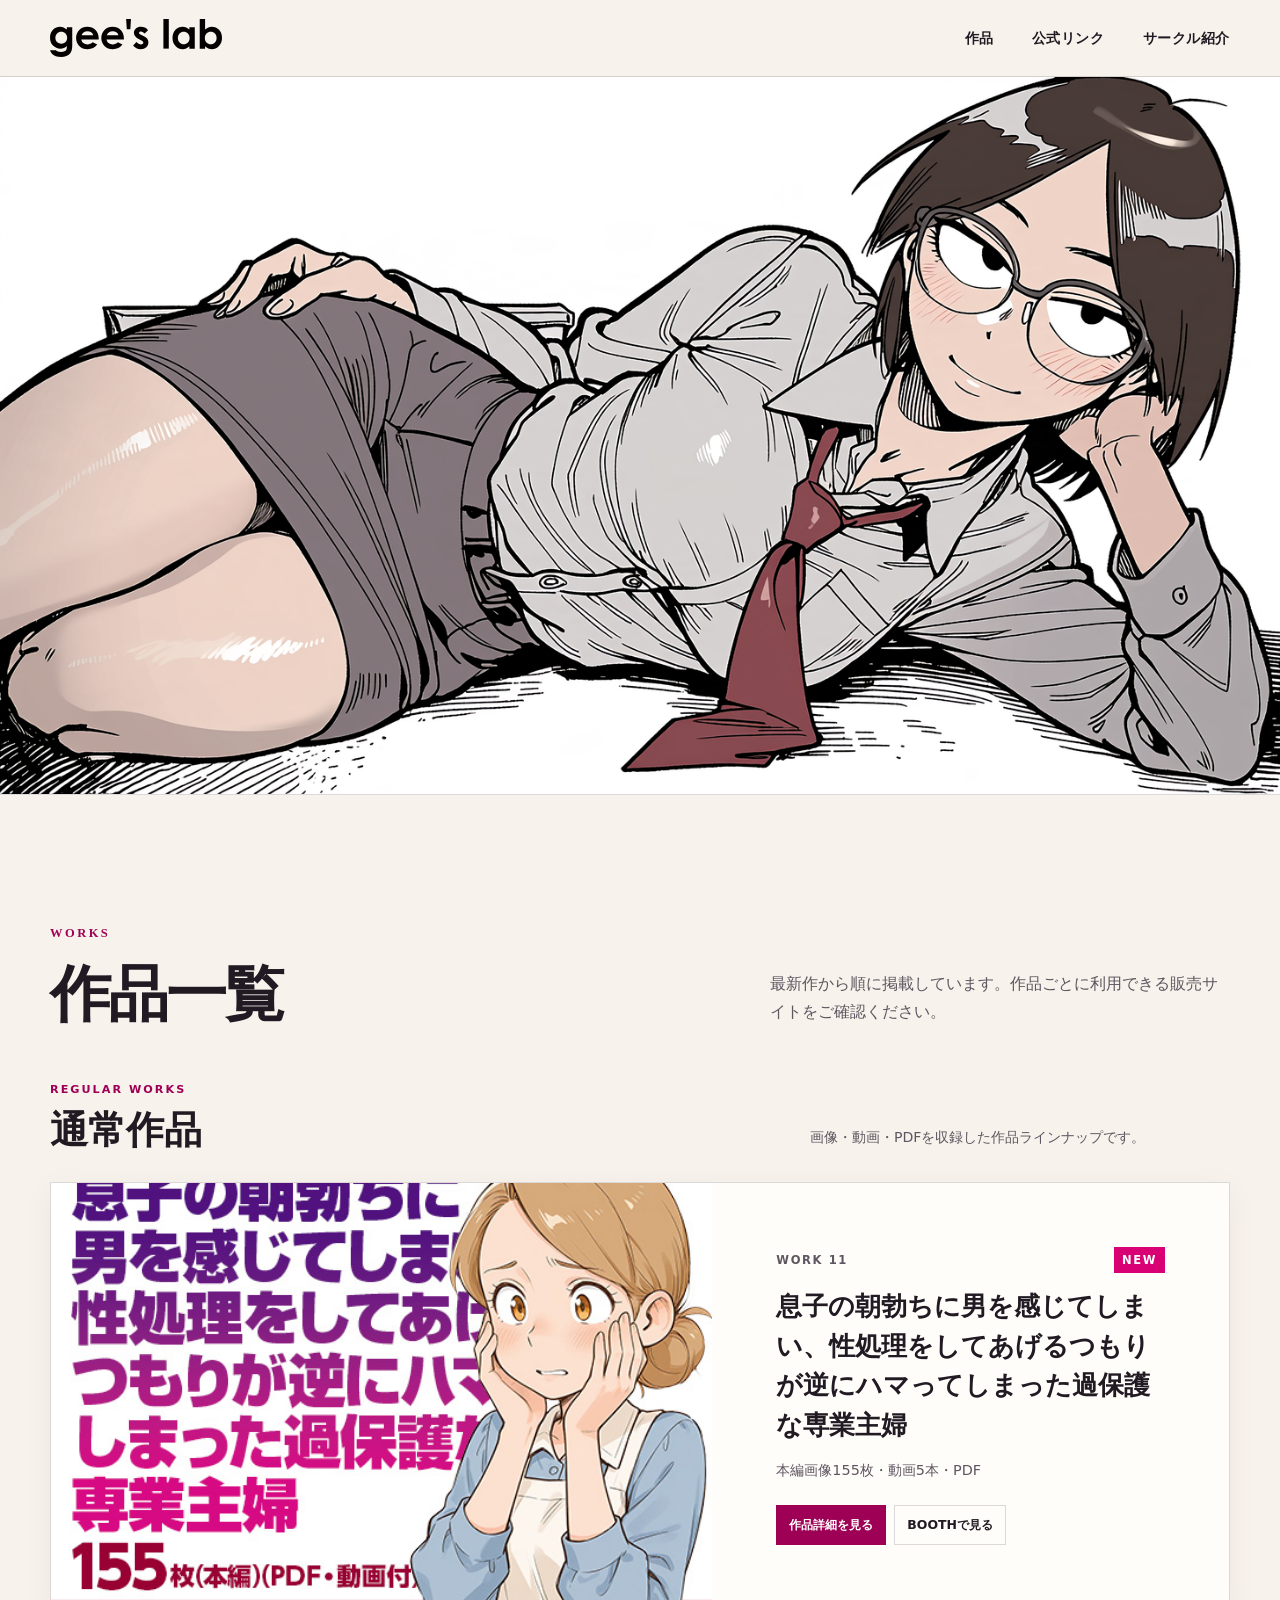
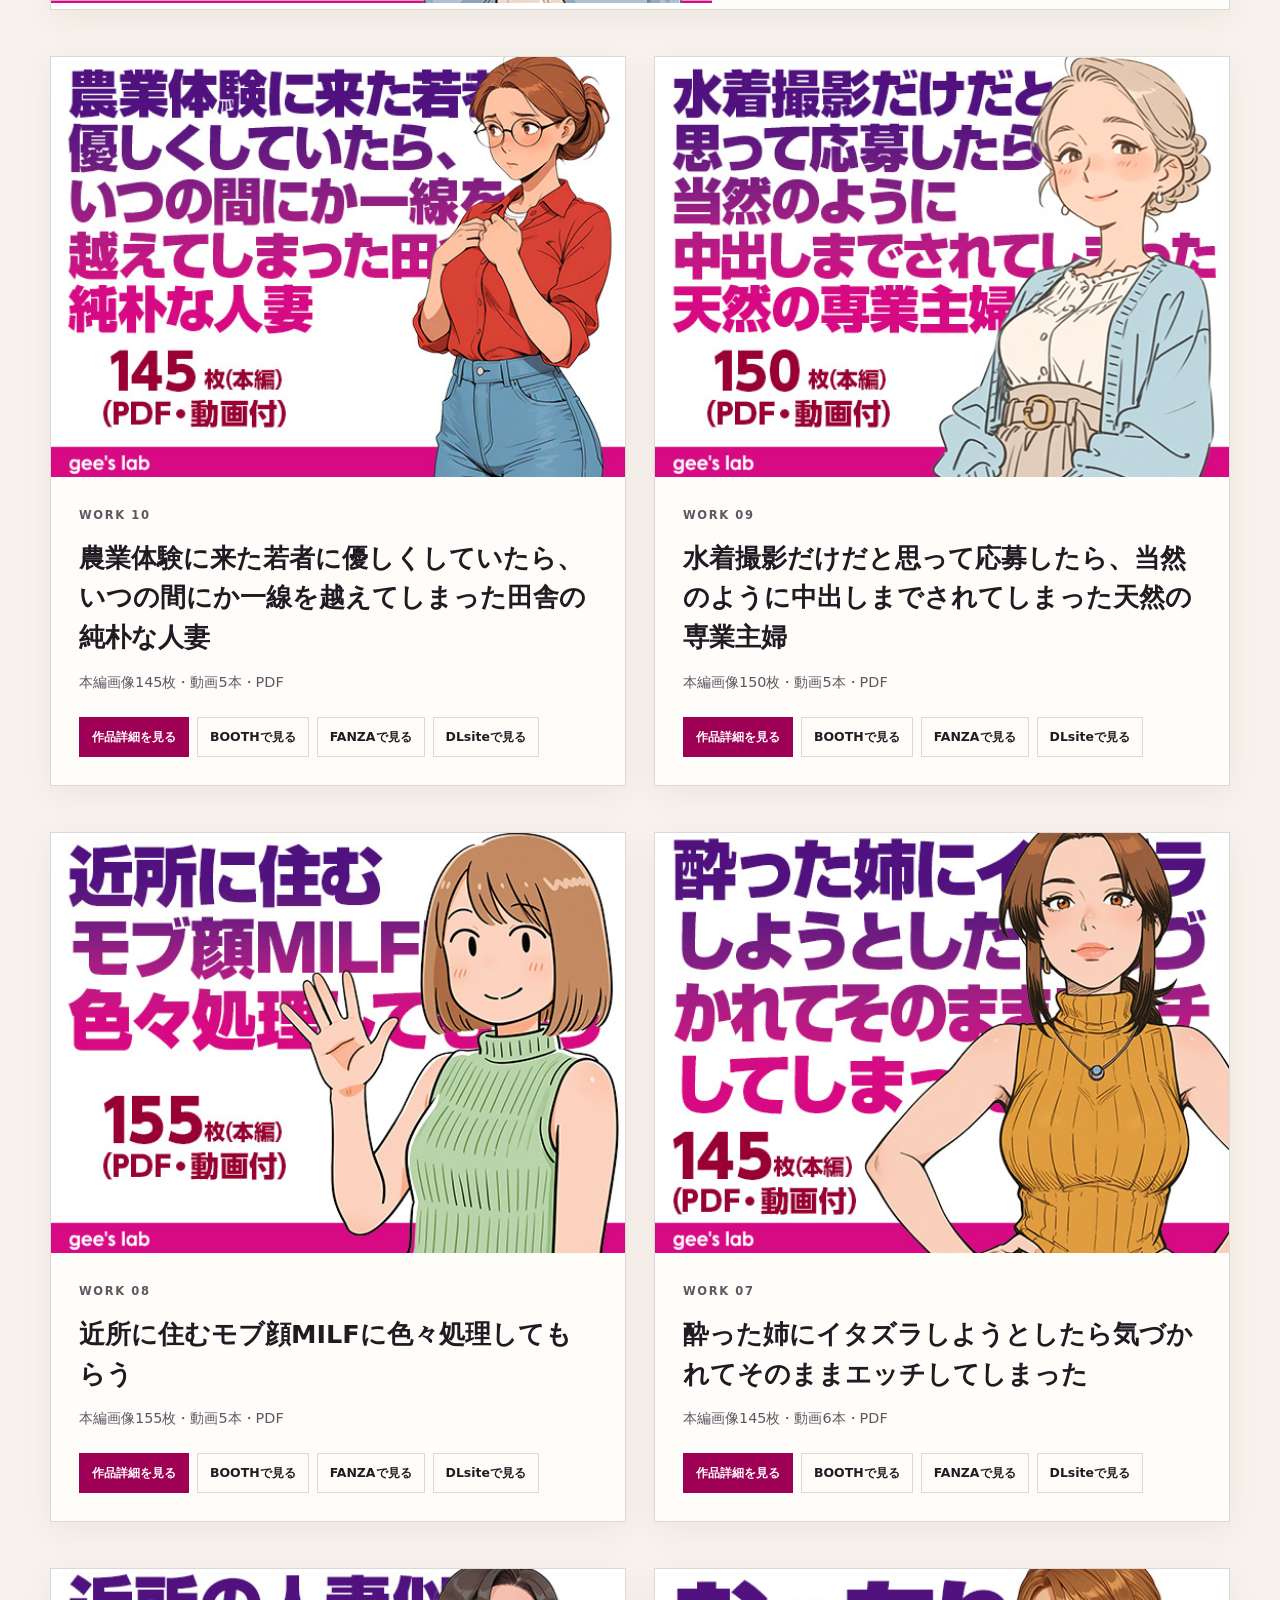
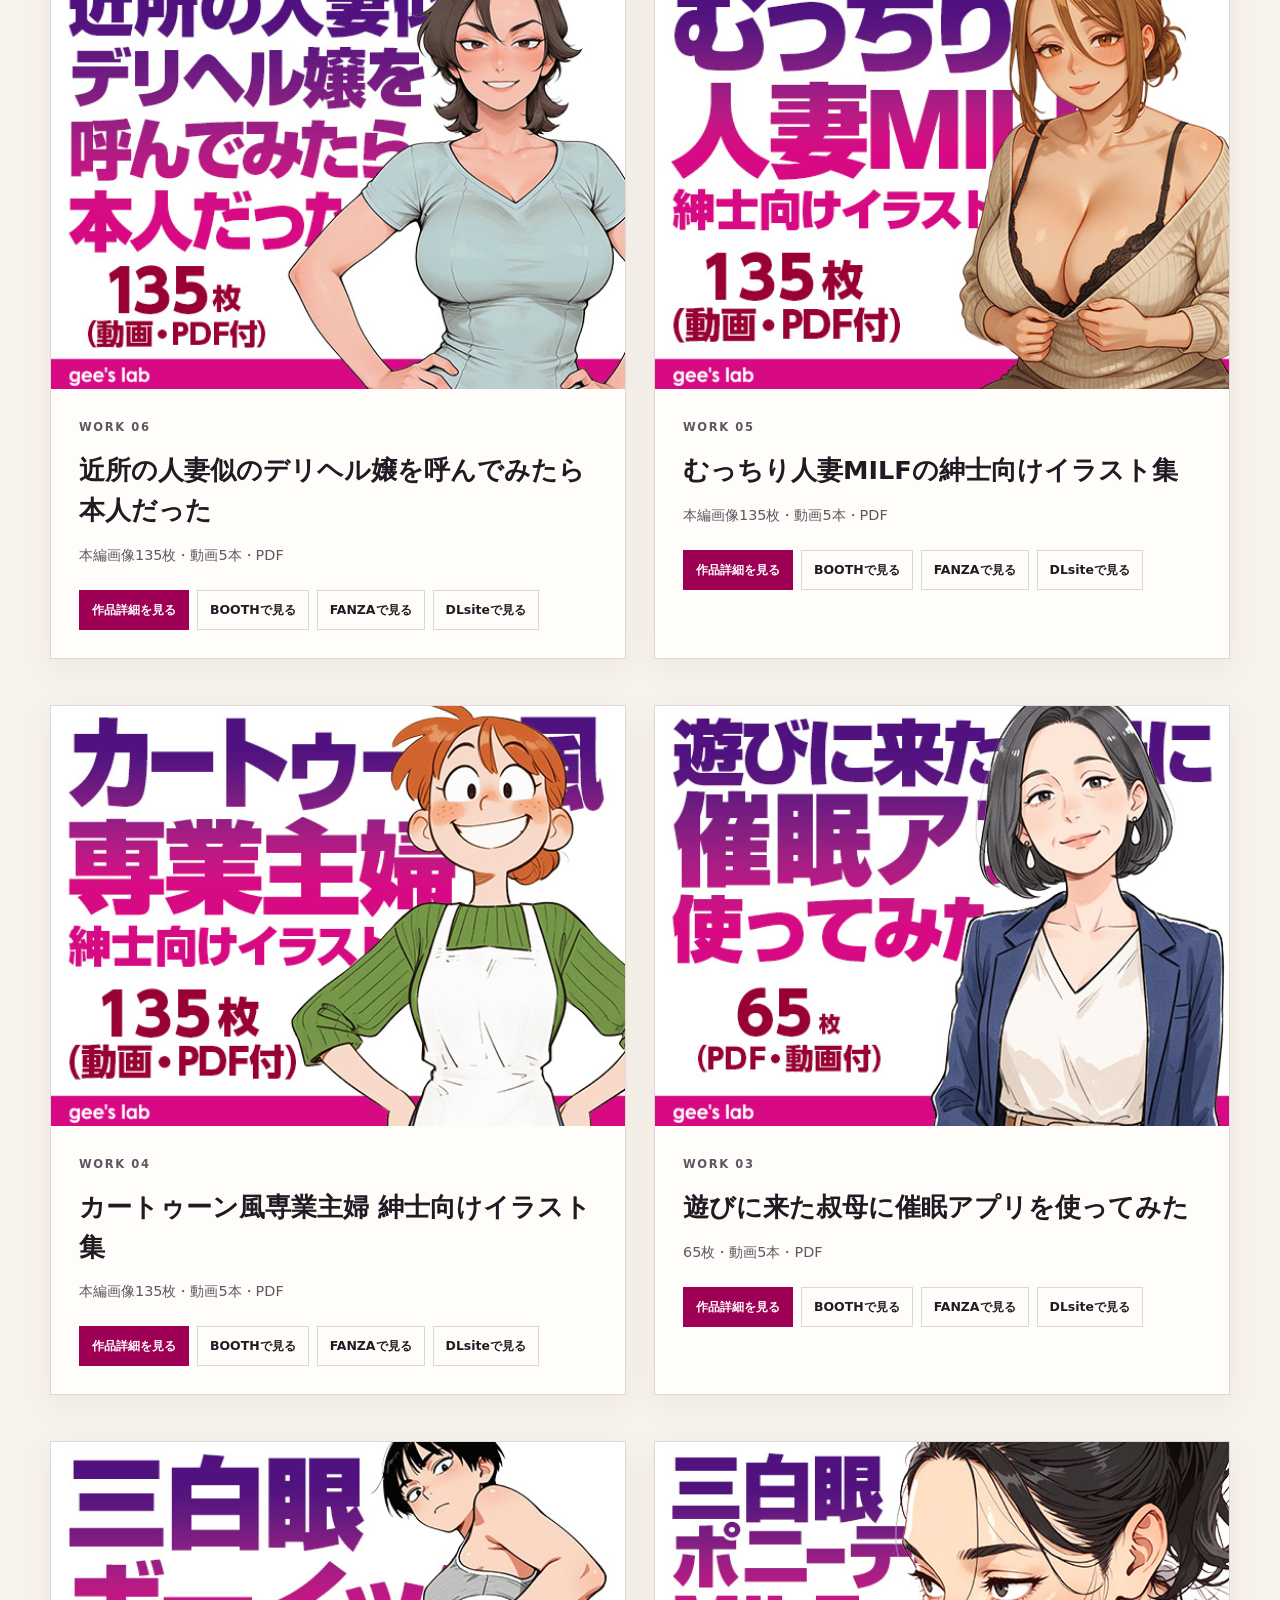
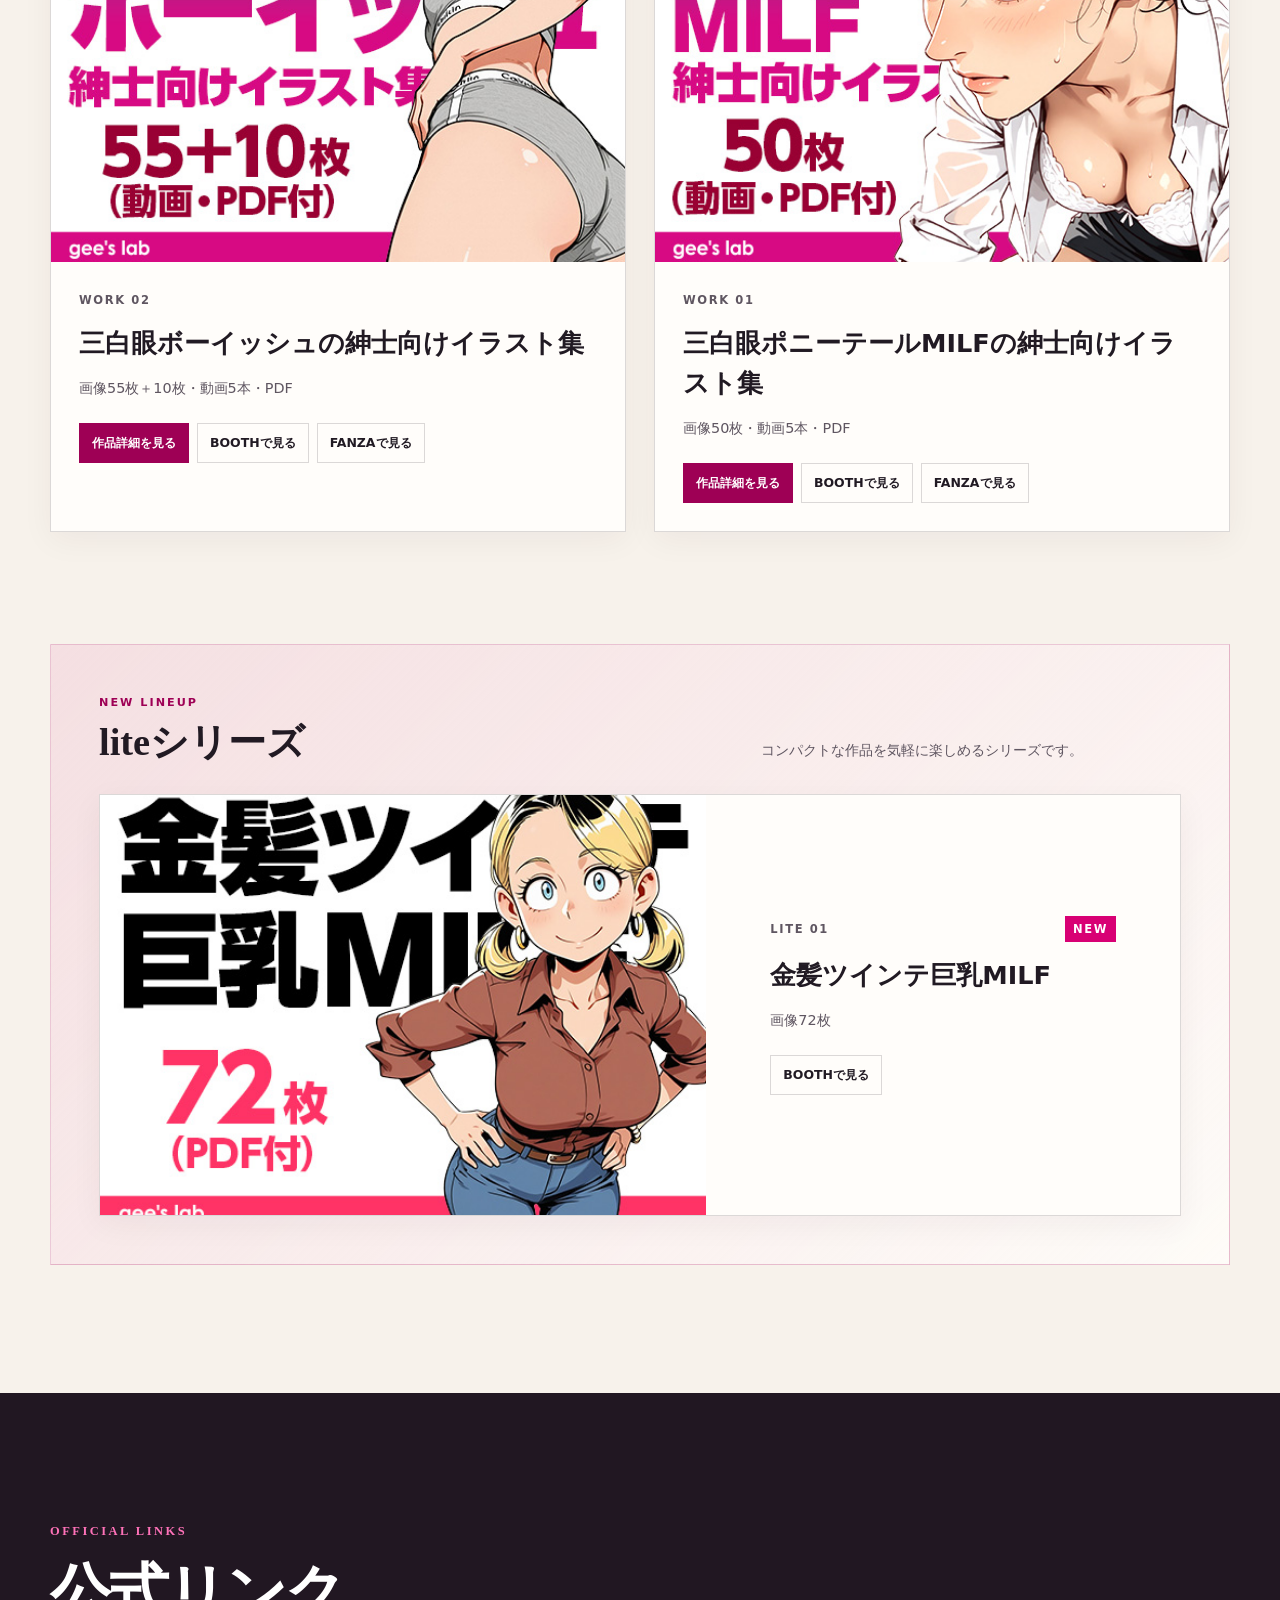
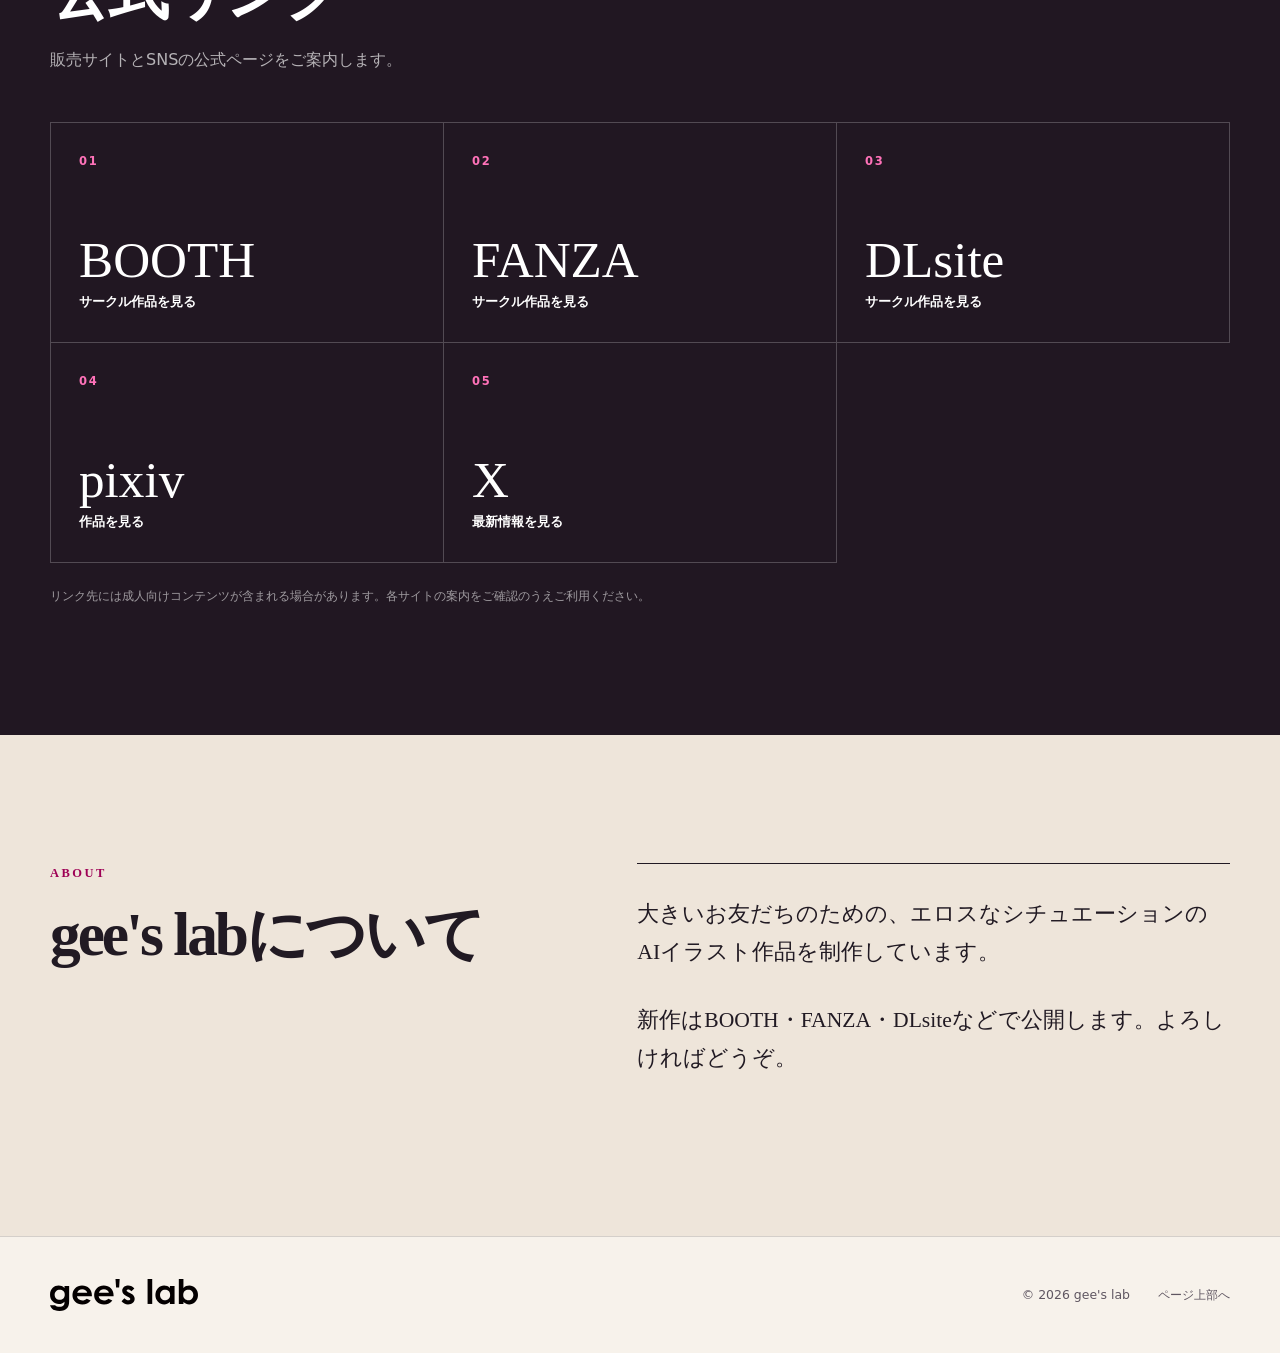
<file: index.html>
<!DOCTYPE html>
<html lang="ja">
<head>
    <!-- Google Tag Manager -->
<script>(function(w,d,s,l,i){w[l]=w[l]||[];w[l].push({'gtm.start':
new Date().getTime(),event:'gtm.js'});var f=d.getElementsByTagName(s)[0],
j=d.createElement(s),dl=l!='dataLayer'?'&l='+l:'';j.async=true;j.src=
'https://www.googletagmanager.com/gtm.js?id='+i+dl;f.parentNode.insertBefore(j,f);
})(window,document,'script','dataLayer','GTM-M7GMLHJS');</script>
<!-- End Google Tag Manager -->
  <meta charset="UTF-8">
  <meta name="viewport" content="width=device-width, initial-scale=1.0">
  <meta name="description" content="gee's lab公式サイト。CG集・動画・PDF作品をご案内します。">
  <meta name="theme-color" content="#f7f2eb">
  <meta property="og:title" content="gee's lab｜イラスト作品">
  <meta property="og:description" content="CG集・動画・PDF作品をご案内する、gee's labの公式サイトです。">
  <meta property="og:type" content="website">
  <meta property="og:image" content="assets/hero.png">
  <title>gee's lab｜イラスト作品</title>
  <link rel="icon" href="assets/favicon-32.png" type="image/png" sizes="32x32">
  <link rel="apple-touch-icon" href="assets/apple-touch-icon.png" sizes="180x180">
  <link rel="stylesheet" href="css/style.css?v=20261015">
<meta name="p:domain_verify" content="4c2252e1cac1ffca8bc03fd7c19382da"/>
</head>
<body>
  <!-- Google Tag Manager (noscript) -->
<noscript><iframe src="https://www.googletagmanager.com/ns.html?id=GTM-M7GMLHJS"
height="0" width="0" style="display:none;visibility:hidden"></iframe></noscript>
<!-- End Google Tag Manager (noscript) -->
  <a class="skip-link" href="#main">本文へ移動</a>
  <header class="site-header">
    <div class="container header-inner">
      <a class="brand" href="#top" aria-label="gee's lab トップへ">
        <img src="assets/logo_geeslab.svg" alt="gee's lab" width="188" height="42">
      </a>
      <nav class="nav" aria-label="メインナビゲーション">
        <a href="#works">作品</a>
        <a href="#stores">公式リンク</a>
        <a href="#about">サークル紹介</a>
      </nav>
    </div>
  </header>

  <main id="main">
    <section id="top" class="hero" aria-label="gee's lab メインビジュアル">
      <img class="hero-image" src="assets/hero.png" alt="眼鏡をかけた女性のイラスト">
    </section>

    <section id="works" class="section works-section">
      <div class="container">
        <div class="section-heading heading-row">
          <div><p class="eyebrow">Works</p><h2>作品一覧</h2></div>
          <p>最新作から順に掲載しています。作品ごとに利用できる販売サイトをご確認ください。</p>
        </div>
        <div class="product-groups">
          <section class="product-group" aria-labelledby="regular-series-title">
            <div class="product-group-heading">
              <div><p class="series-label">Regular works</p><h3 id="regular-series-title">通常作品</h3></div>
              <p>画像・動画・PDFを収録した作品ラインナップです。</p>
            </div>
            <div id="product-grid" class="product-grid" aria-live="polite"></div>
          </section>
          <section class="product-group product-group--lite" aria-labelledby="lite-series-title">
            <div class="product-group-heading">
              <div><p class="series-label">New lineup</p><h3 id="lite-series-title">liteシリーズ</h3></div>
              <p>コンパクトな作品を気軽に楽しめるシリーズです。</p>
            </div>
            <div id="lite-product-grid" class="product-grid" aria-live="polite"></div>
          </section>
        </div>
      </div>
    </section>

    <section id="stores" class="section stores-section">
      <div class="container">
        <div class="section-heading light-heading">
          <p class="eyebrow">Official links</p>
          <h2>公式リンク</h2>
          <p>販売サイトとSNSの公式ページをご案内します。</p>
        </div>
        <div class="store-grid">
          <a class="store-card" href="https://geeslab.booth.pm/" target="_blank" rel="noopener noreferrer"><span class="store-index">01</span><span class="store-name">BOOTH</span><span class="store-detail">サークル作品を見る</span></a>
          <a class="store-card" href="https://www.dmm.co.jp/dc/doujin/-/list/=/article=maker/exclude_ai=0/id=236347/" target="_blank" rel="noopener noreferrer"><span class="store-index">02</span><span class="store-name">FANZA</span><span class="store-detail">サークル作品を見る</span></a>
          <a class="store-card" href="https://www.dlsite.com/aix/circle/profile/=/maker_id/RG01079285.html" target="_blank" rel="noopener noreferrer"><span class="store-index">03</span><span class="store-name">DLsite</span><span class="store-detail">サークル作品を見る</span></a>
          <a class="store-card" href="https://www.pixiv.net/users/150469" target="_blank" rel="noopener noreferrer"><span class="store-index">04</span><span class="store-name">pixiv</span><span class="store-detail">作品を見る</span></a>
          <a class="store-card" href="https://x.com/geeslab2522222" target="_blank" rel="noopener noreferrer"><span class="store-index">05</span><span class="store-name">X</span><span class="store-detail">最新情報を見る</span></a>
        </div>
        <p class="notice">リンク先には成人向けコンテンツが含まれる場合があります。各サイトの案内をご確認のうえご利用ください。</p>
      </div>
    </section>

    <section id="about" class="section about-section">
      <div class="container about-grid">
        <div class="section-heading"><p class="eyebrow">About</p><h2>gee's labについて</h2></div>
        <div class="about-copy">
          <p>大きいお友だちのための、エロスなシチュエーションのAIイラスト作品を制作しています。</p>
          <p>新作はBOOTH・FANZA・DLsiteなどで公開します。よろしければどうぞ。</p>
        </div>
      </div>
    </section>
  </main>

  <footer class="site-footer">
    <div class="container footer-inner">
      <img src="assets/logo_geeslab.svg" alt="gee's lab" width="148" height="33">
      <div class="footer-meta"><span>© <span id="year"></span> gee's lab</span><a href="#top">ページ上部へ</a></div>
    </div>
  </footer>
  <script src="js/catalog.js?v=20261111"></script>
  <script src="js/main.js?v=20261015"></script>
</body>
</html>
</file>
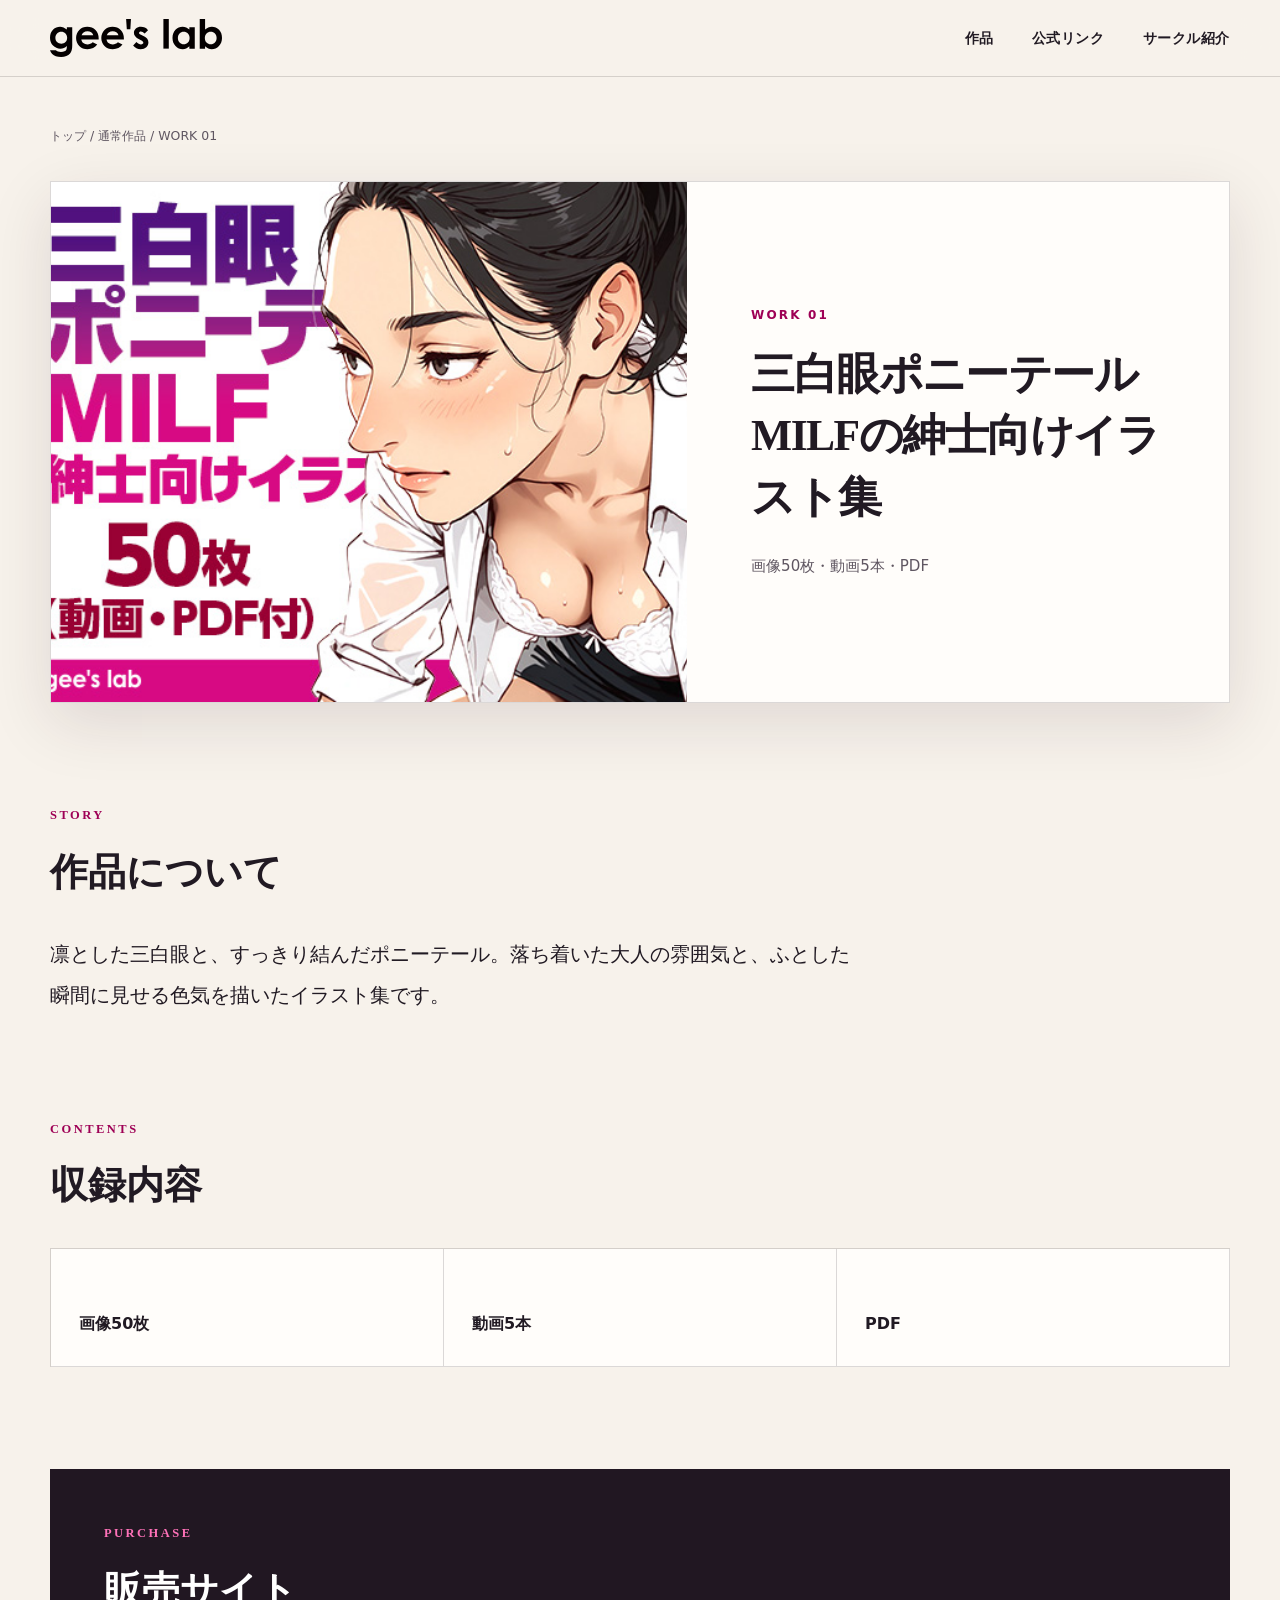
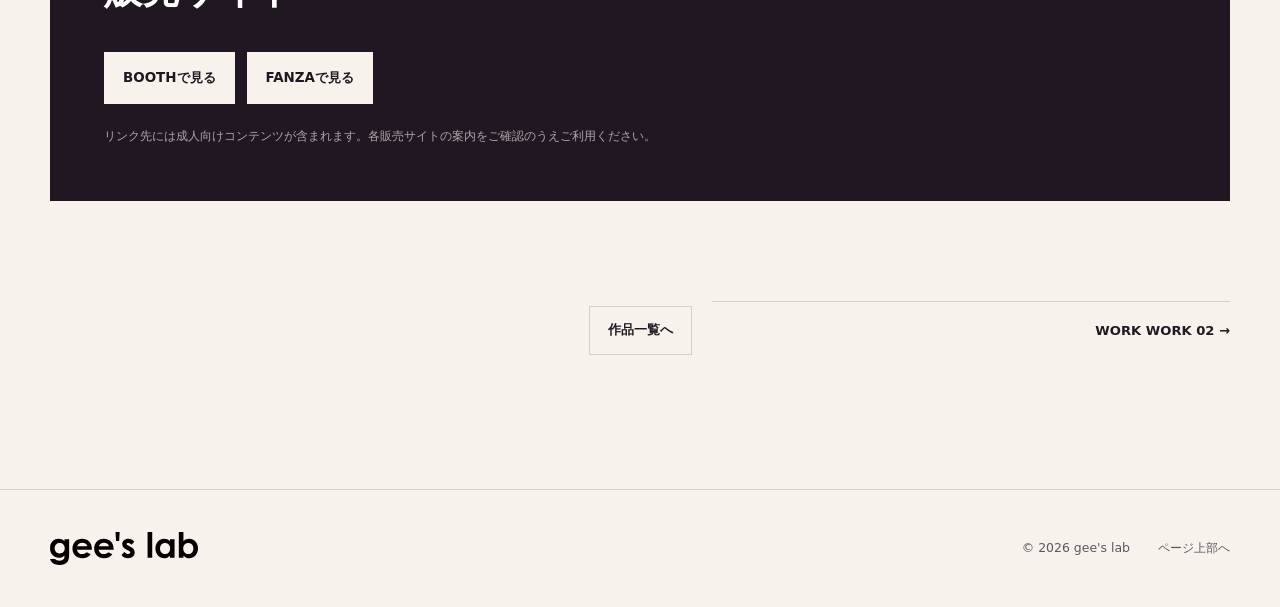
<file: works/01/index.html>
<!DOCTYPE html>
<html lang="ja">
<head>
  <meta charset="UTF-8">
  <meta name="viewport" content="width=device-width, initial-scale=1.0">
  <meta name="description" content="凛とした三白眼とポニーテールが印象的な、大人の魅力を描いたイラスト作品です。">
  <meta name="theme-color" content="#f7f2eb">
  <meta property="og:title" content="三白眼ポニーテールMILFの紳士向けイラスト集｜gee's lab">
  <meta property="og:description" content="凛とした三白眼とポニーテールが印象的な、大人の魅力を描いたイラスト作品です。">
  <meta property="og:type" content="article">
  <meta property="og:image" content="../../assets/products/01_package.jpg">
  <title>三白眼ポニーテールMILFの紳士向けイラスト集｜gee's lab</title>
  <link rel="icon" href="../../assets/favicon-32.png" type="image/png" sizes="32x32">
  <link rel="apple-touch-icon" href="../../assets/apple-touch-icon.png" sizes="180x180">
  <link rel="stylesheet" href="../../css/style.css?v=20261014">
  <link rel="stylesheet" href="../../css/detail.css?v=20261014">
</head>
<body>
  <a class="skip-link" href="#main">本文へ移動</a>
  <header class="site-header">
    <div class="container header-inner">
      <a class="brand" href="../../" aria-label="gee's lab トップへ"><img src="../../assets/logo_geeslab.svg" alt="gee's lab" width="188" height="42"></a>
      <nav class="nav" aria-label="メインナビゲーション">
        <a href="../../#works">作品</a>
        <a href="../../#stores">公式リンク</a>
        <a href="../../#about">サークル紹介</a>
      </nav>
    </div>
  </header>
  <main id="main" class="detail-main">
    <article id="work-detail" class="container" data-work-id="1">
      <nav class="breadcrumb" aria-label="パンくず"><a href="../../">トップ</a> / <a href="../../#works">通常作品</a> / <span id="breadcrumb-work"></span></nav>
      <section class="detail-hero">
        <div class="detail-cover"><img id="work-cover" src="../../assets/products/01_package.jpg" alt="" width="560" height="420"></div>
        <div class="detail-copy">
          <p id="work-number" class="detail-work-number"></p>
          <h1 id="work-title"></h1>
          <p id="work-summary" class="detail-summary"></p>
        </div>
      </section>
      <section class="detail-section" aria-labelledby="about-work">
        <div class="detail-section-heading"><p class="eyebrow">Story</p><h2 id="about-work">作品について</h2></div>
        <p id="work-intro" class="detail-intro"></p>
      </section>
      <section class="detail-section" aria-labelledby="included-content">
        <div class="detail-section-heading"><p class="eyebrow">Contents</p><h2 id="included-content">収録内容</h2></div>
        <ul id="contents-list" class="contents-list"></ul>
      </section>
      <section class="detail-section" aria-labelledby="purchase-title">
        <div class="purchase-panel">
          <p class="eyebrow">Purchase</p><h2 id="purchase-title">販売サイト</h2>
          <div id="purchase-links" class="purchase-links"></div>
          <p class="purchase-notice">リンク先には成人向けコンテンツが含まれます。各販売サイトの案内をご確認のうえご利用ください。</p>
        </div>
      </section>
      <nav class="work-pagination" aria-label="作品ページ移動">
        <a id="previous-work" class="previous-work" href="#"></a>
        <a class="all-works" href="../../#works">作品一覧へ</a>
        <a id="next-work" class="next-work" href="#"></a>
      </nav>
    </article>
  </main>
  <footer class="site-footer">
    <div class="container footer-inner">
      <img src="../../assets/logo_geeslab.svg" alt="gee's lab" width="148" height="33">
      <div class="footer-meta"><span>© <span id="year"></span> gee's lab</span><a href="#main">ページ上部へ</a></div>
    </div>
  </footer>
  <script src="../../js/catalog.js?v=20261111"></script>
  <script src="../../js/detail.js?v=20261014"></script>
</body>
</html>
</file>
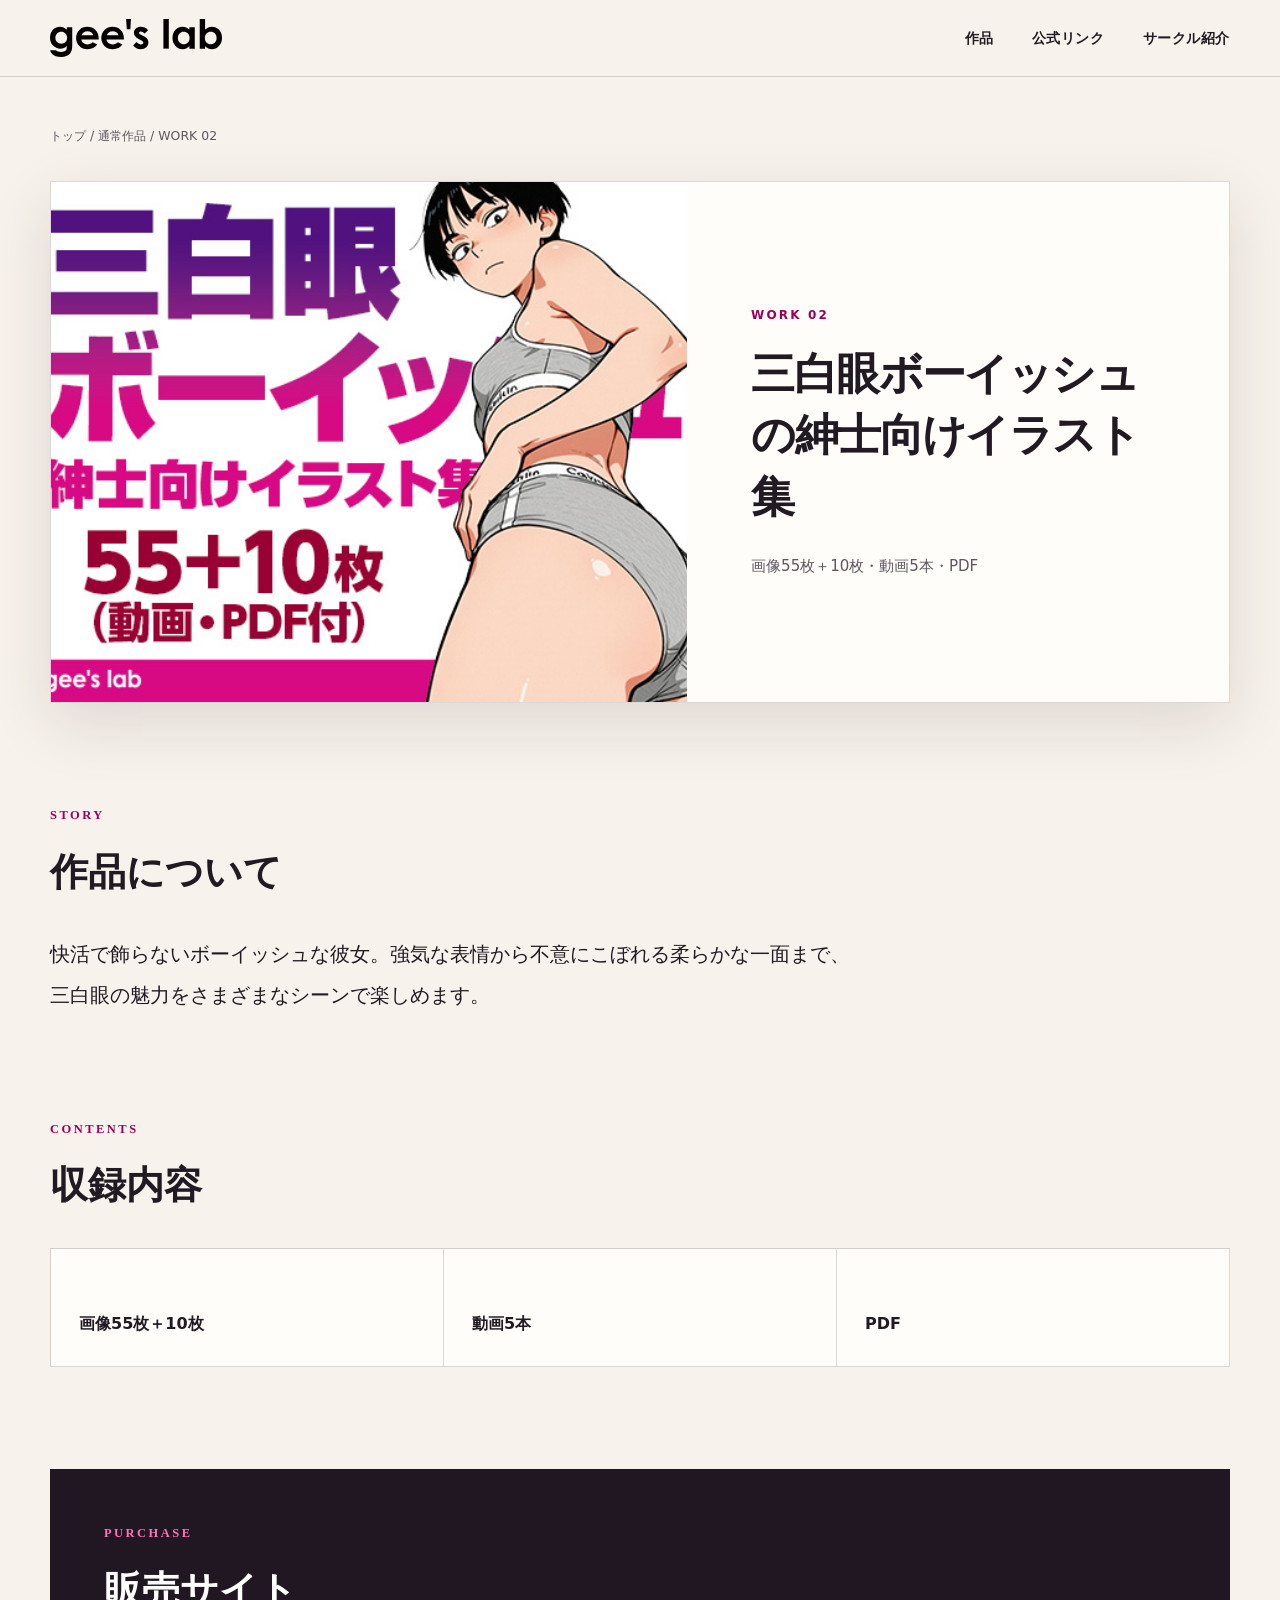
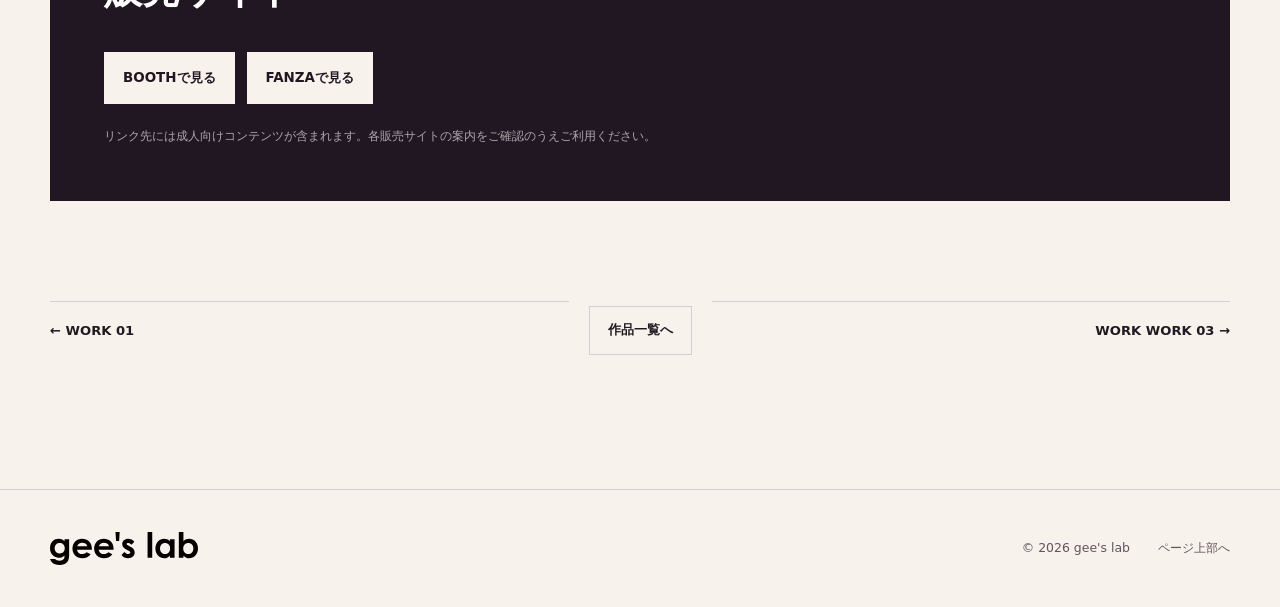
<file: works/02/index.html>
<!DOCTYPE html>
<html lang="ja">
<head>
  <meta charset="UTF-8">
  <meta name="viewport" content="width=device-width, initial-scale=1.0">
  <meta name="description" content="快活なボーイッシュさと柔らかな表情を楽しめる、三白眼のイラスト作品です。">
  <meta name="theme-color" content="#f7f2eb">
  <meta property="og:title" content="三白眼ボーイッシュの紳士向けイラスト集｜gee's lab">
  <meta property="og:description" content="快活なボーイッシュさと柔らかな表情を楽しめる、三白眼のイラスト作品です。">
  <meta property="og:type" content="article">
  <meta property="og:image" content="../../assets/products/02_package.jpg">
  <title>三白眼ボーイッシュの紳士向けイラスト集｜gee's lab</title>
  <link rel="icon" href="../../assets/favicon-32.png" type="image/png" sizes="32x32">
  <link rel="apple-touch-icon" href="../../assets/apple-touch-icon.png" sizes="180x180">
  <link rel="stylesheet" href="../../css/style.css?v=20261014">
  <link rel="stylesheet" href="../../css/detail.css?v=20261014">
</head>
<body>
  <a class="skip-link" href="#main">本文へ移動</a>
  <header class="site-header">
    <div class="container header-inner">
      <a class="brand" href="../../" aria-label="gee's lab トップへ"><img src="../../assets/logo_geeslab.svg" alt="gee's lab" width="188" height="42"></a>
      <nav class="nav" aria-label="メインナビゲーション">
        <a href="../../#works">作品</a>
        <a href="../../#stores">公式リンク</a>
        <a href="../../#about">サークル紹介</a>
      </nav>
    </div>
  </header>
  <main id="main" class="detail-main">
    <article id="work-detail" class="container" data-work-id="2">
      <nav class="breadcrumb" aria-label="パンくず"><a href="../../">トップ</a> / <a href="../../#works">通常作品</a> / <span id="breadcrumb-work"></span></nav>
      <section class="detail-hero">
        <div class="detail-cover"><img id="work-cover" src="../../assets/products/02_package.jpg" alt="" width="560" height="420"></div>
        <div class="detail-copy">
          <p id="work-number" class="detail-work-number"></p>
          <h1 id="work-title"></h1>
          <p id="work-summary" class="detail-summary"></p>
        </div>
      </section>
      <section class="detail-section" aria-labelledby="about-work">
        <div class="detail-section-heading"><p class="eyebrow">Story</p><h2 id="about-work">作品について</h2></div>
        <p id="work-intro" class="detail-intro"></p>
      </section>
      <section class="detail-section" aria-labelledby="included-content">
        <div class="detail-section-heading"><p class="eyebrow">Contents</p><h2 id="included-content">収録内容</h2></div>
        <ul id="contents-list" class="contents-list"></ul>
      </section>
      <section class="detail-section" aria-labelledby="purchase-title">
        <div class="purchase-panel">
          <p class="eyebrow">Purchase</p><h2 id="purchase-title">販売サイト</h2>
          <div id="purchase-links" class="purchase-links"></div>
          <p class="purchase-notice">リンク先には成人向けコンテンツが含まれます。各販売サイトの案内をご確認のうえご利用ください。</p>
        </div>
      </section>
      <nav class="work-pagination" aria-label="作品ページ移動">
        <a id="previous-work" class="previous-work" href="#"></a>
        <a class="all-works" href="../../#works">作品一覧へ</a>
        <a id="next-work" class="next-work" href="#"></a>
      </nav>
    </article>
  </main>
  <footer class="site-footer">
    <div class="container footer-inner">
      <img src="../../assets/logo_geeslab.svg" alt="gee's lab" width="148" height="33">
      <div class="footer-meta"><span>© <span id="year"></span> gee's lab</span><a href="#main">ページ上部へ</a></div>
    </div>
  </footer>
  <script src="../../js/catalog.js?v=20261111"></script>
  <script src="../../js/detail.js?v=20261014"></script>
</body>
</html>
</file>
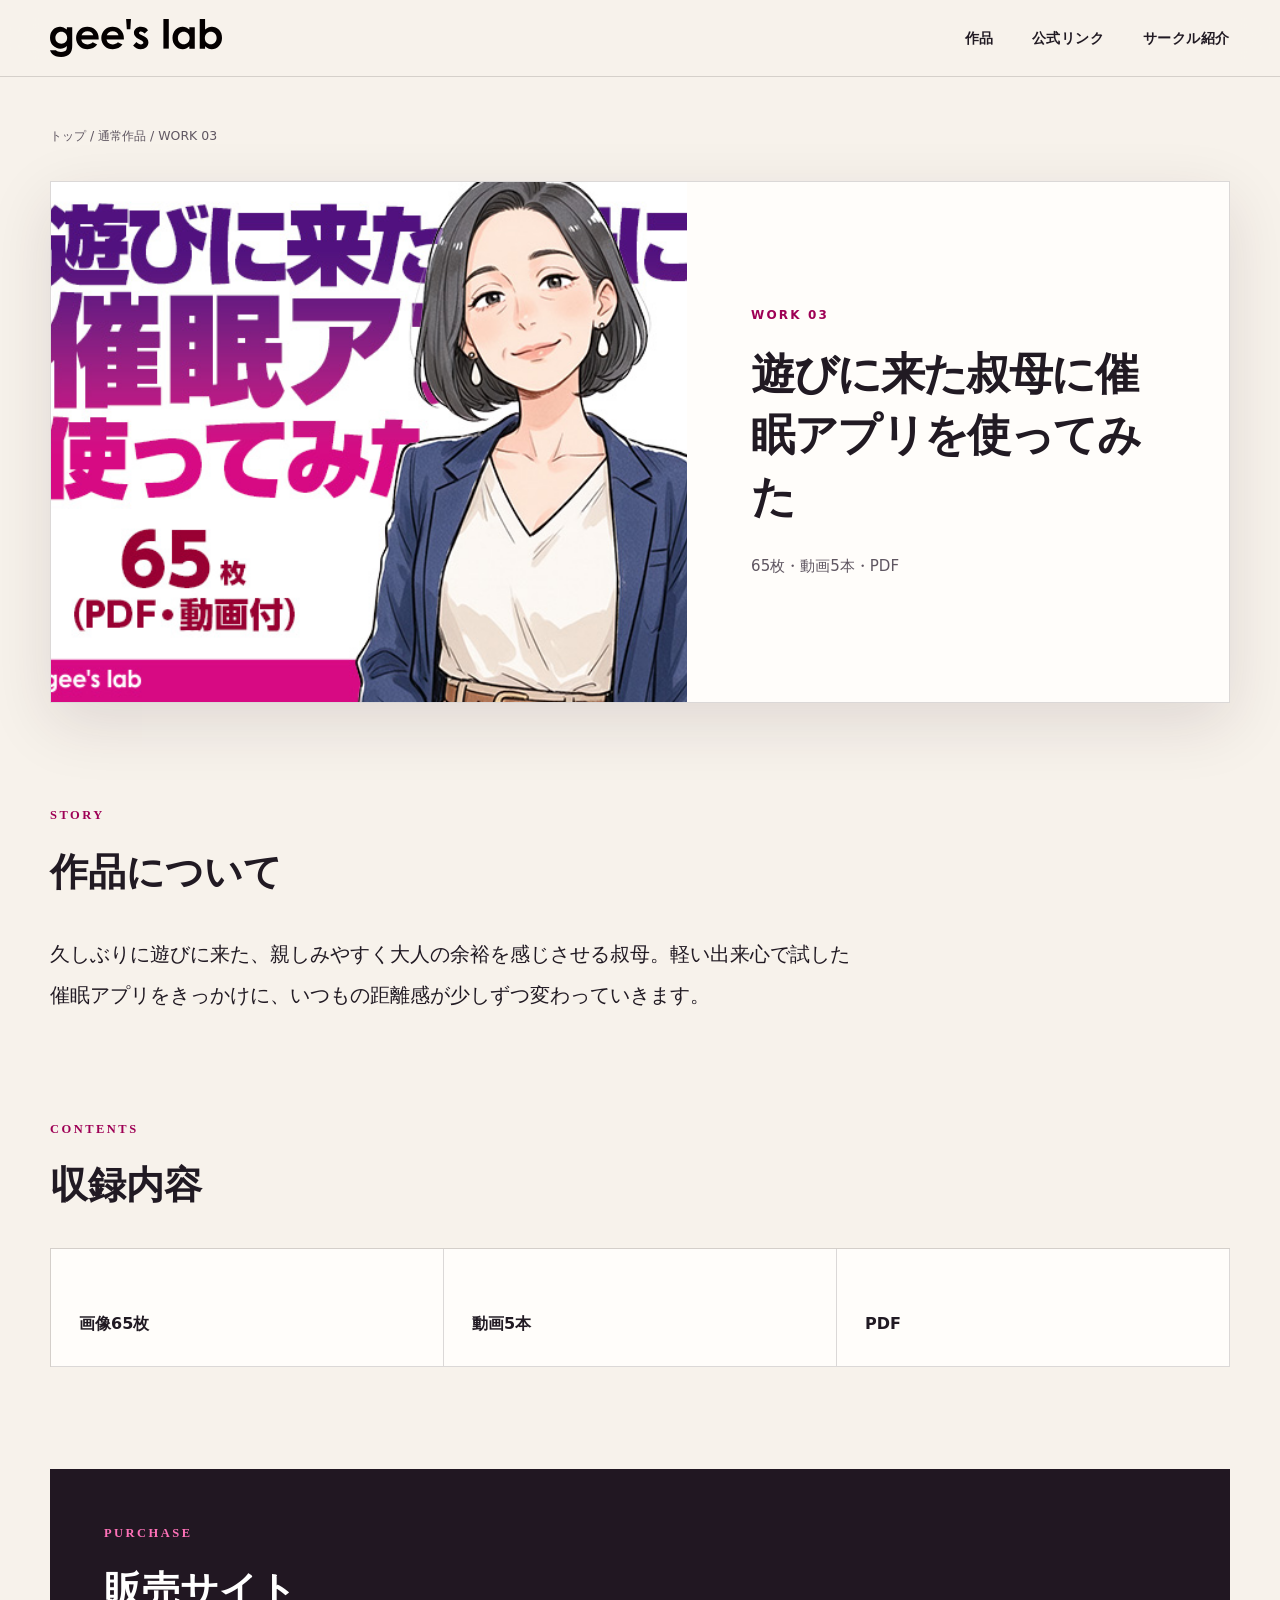
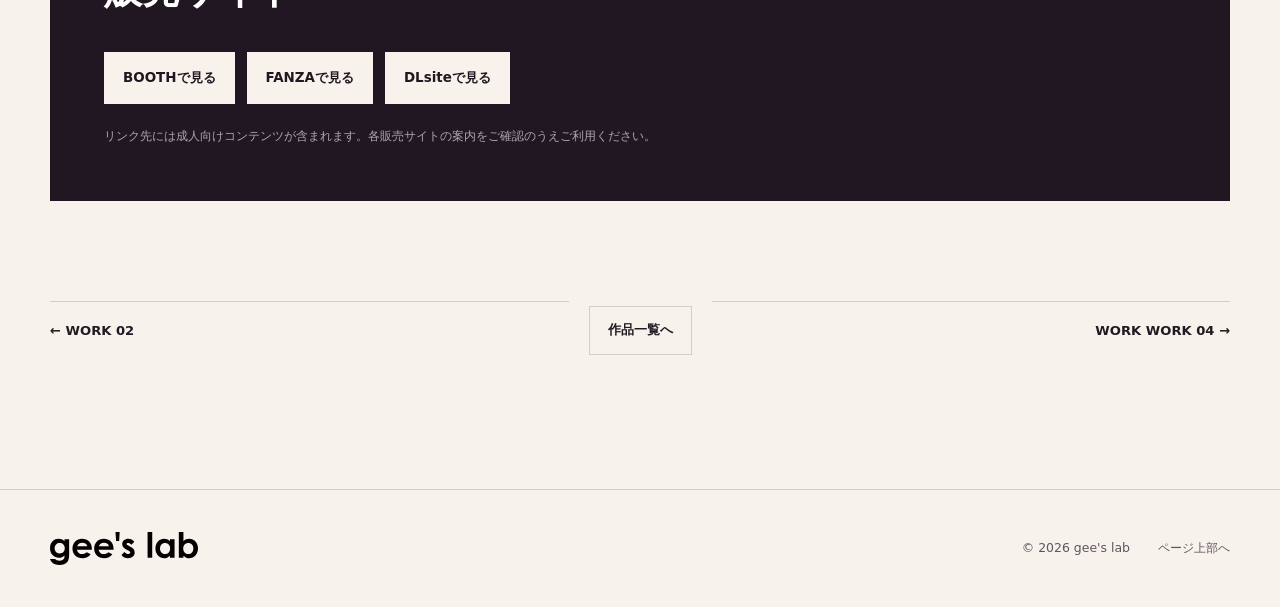
<file: works/03/index.html>
<!DOCTYPE html>
<html lang="ja">
<head>
  <meta charset="UTF-8">
  <meta name="viewport" content="width=device-width, initial-scale=1.0">
  <meta name="description" content="遊びに来た叔母との距離が、催眠アプリをきっかけに変わっていく作品です。">
  <meta name="theme-color" content="#f7f2eb">
  <meta property="og:title" content="遊びに来た叔母に催眠アプリを使ってみた｜gee's lab">
  <meta property="og:description" content="遊びに来た叔母との距離が、催眠アプリをきっかけに変わっていく作品です。">
  <meta property="og:type" content="article">
  <meta property="og:image" content="../../assets/products/03_package.jpg">
  <title>遊びに来た叔母に催眠アプリを使ってみた｜gee's lab</title>
  <link rel="icon" href="../../assets/favicon-32.png" type="image/png" sizes="32x32">
  <link rel="apple-touch-icon" href="../../assets/apple-touch-icon.png" sizes="180x180">
  <link rel="stylesheet" href="../../css/style.css?v=20261014">
  <link rel="stylesheet" href="../../css/detail.css?v=20261014">
</head>
<body>
  <a class="skip-link" href="#main">本文へ移動</a>
  <header class="site-header">
    <div class="container header-inner">
      <a class="brand" href="../../" aria-label="gee's lab トップへ"><img src="../../assets/logo_geeslab.svg" alt="gee's lab" width="188" height="42"></a>
      <nav class="nav" aria-label="メインナビゲーション">
        <a href="../../#works">作品</a>
        <a href="../../#stores">公式リンク</a>
        <a href="../../#about">サークル紹介</a>
      </nav>
    </div>
  </header>
  <main id="main" class="detail-main">
    <article id="work-detail" class="container" data-work-id="3">
      <nav class="breadcrumb" aria-label="パンくず"><a href="../../">トップ</a> / <a href="../../#works">通常作品</a> / <span id="breadcrumb-work"></span></nav>
      <section class="detail-hero">
        <div class="detail-cover"><img id="work-cover" src="../../assets/products/03_package.jpg" alt="" width="560" height="420"></div>
        <div class="detail-copy">
          <p id="work-number" class="detail-work-number"></p>
          <h1 id="work-title"></h1>
          <p id="work-summary" class="detail-summary"></p>
        </div>
      </section>
      <section class="detail-section" aria-labelledby="about-work">
        <div class="detail-section-heading"><p class="eyebrow">Story</p><h2 id="about-work">作品について</h2></div>
        <p id="work-intro" class="detail-intro"></p>
      </section>
      <section class="detail-section" aria-labelledby="included-content">
        <div class="detail-section-heading"><p class="eyebrow">Contents</p><h2 id="included-content">収録内容</h2></div>
        <ul id="contents-list" class="contents-list"></ul>
      </section>
      <section class="detail-section" aria-labelledby="purchase-title">
        <div class="purchase-panel">
          <p class="eyebrow">Purchase</p><h2 id="purchase-title">販売サイト</h2>
          <div id="purchase-links" class="purchase-links"></div>
          <p class="purchase-notice">リンク先には成人向けコンテンツが含まれます。各販売サイトの案内をご確認のうえご利用ください。</p>
        </div>
      </section>
      <nav class="work-pagination" aria-label="作品ページ移動">
        <a id="previous-work" class="previous-work" href="#"></a>
        <a class="all-works" href="../../#works">作品一覧へ</a>
        <a id="next-work" class="next-work" href="#"></a>
      </nav>
    </article>
  </main>
  <footer class="site-footer">
    <div class="container footer-inner">
      <img src="../../assets/logo_geeslab.svg" alt="gee's lab" width="148" height="33">
      <div class="footer-meta"><span>© <span id="year"></span> gee's lab</span><a href="#main">ページ上部へ</a></div>
    </div>
  </footer>
  <script src="../../js/catalog.js?v=20261111"></script>
  <script src="../../js/detail.js?v=20261014"></script>
</body>
</html>
</file>
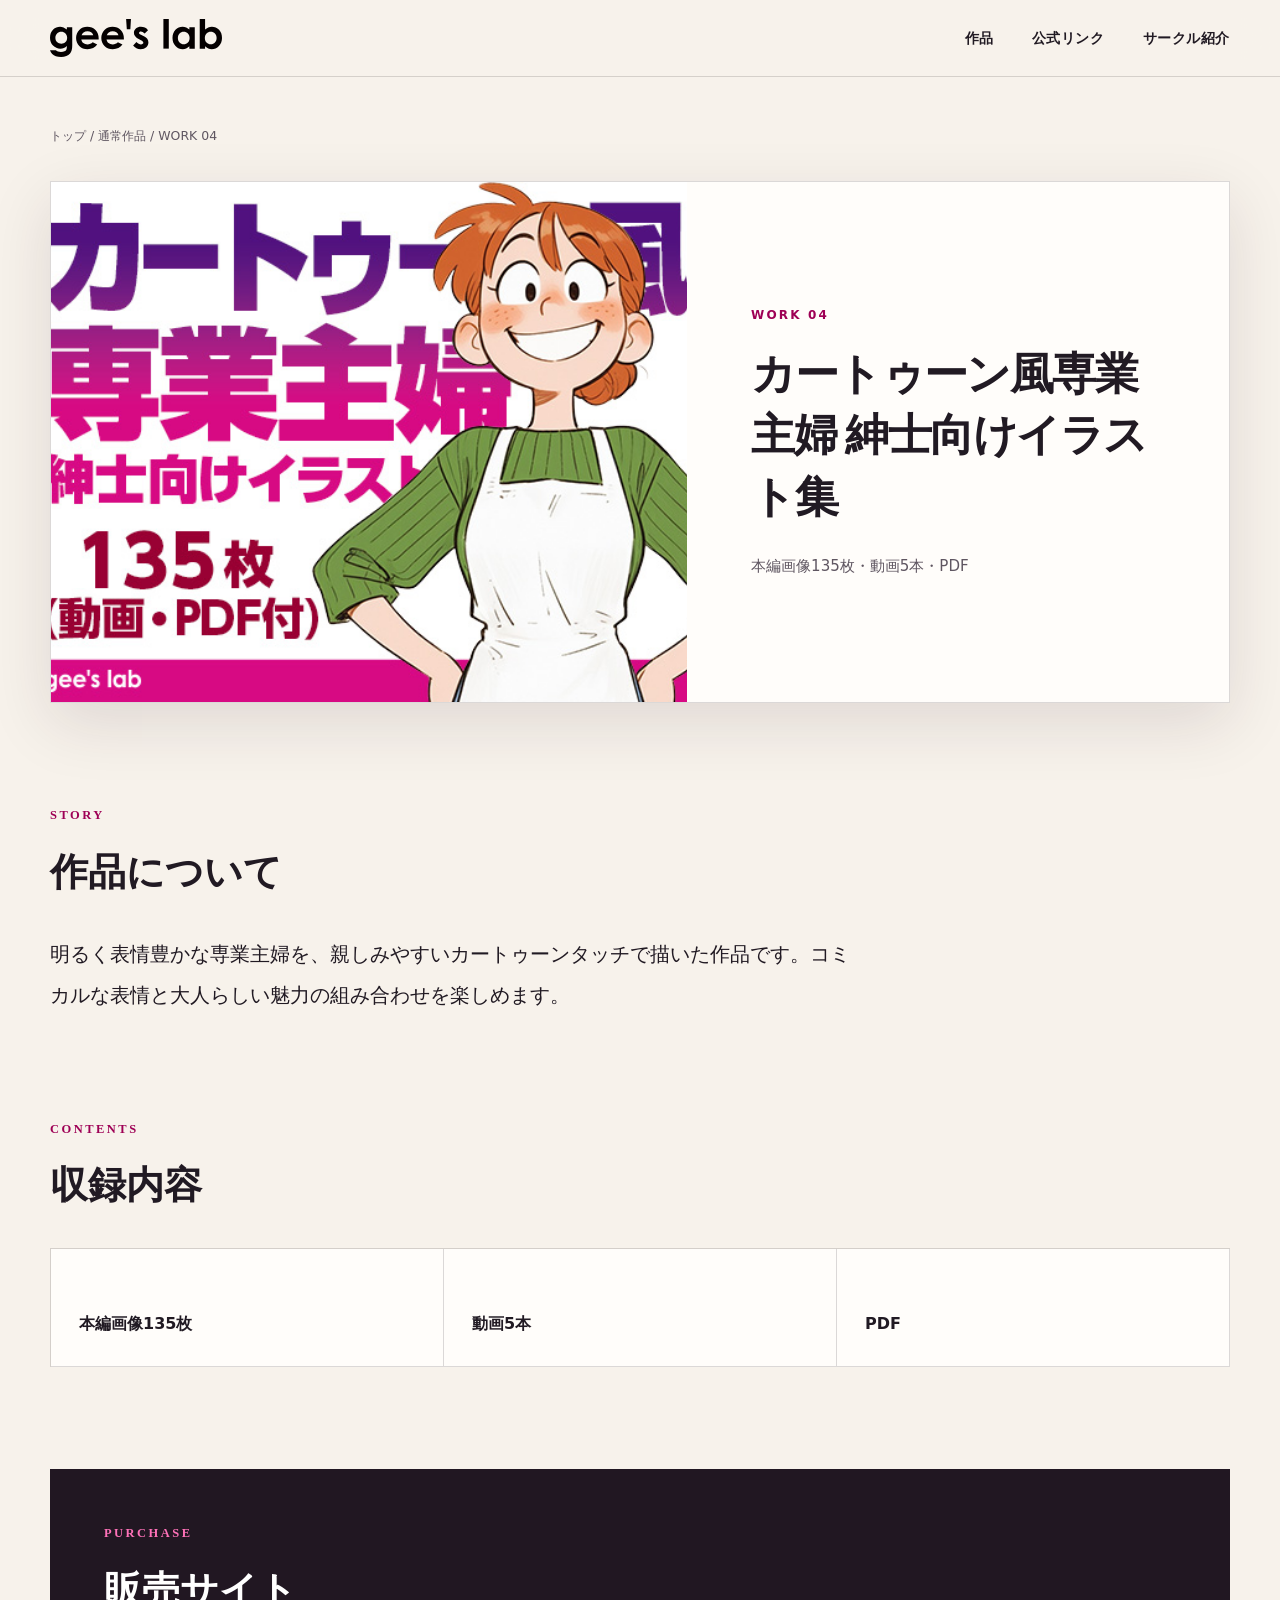
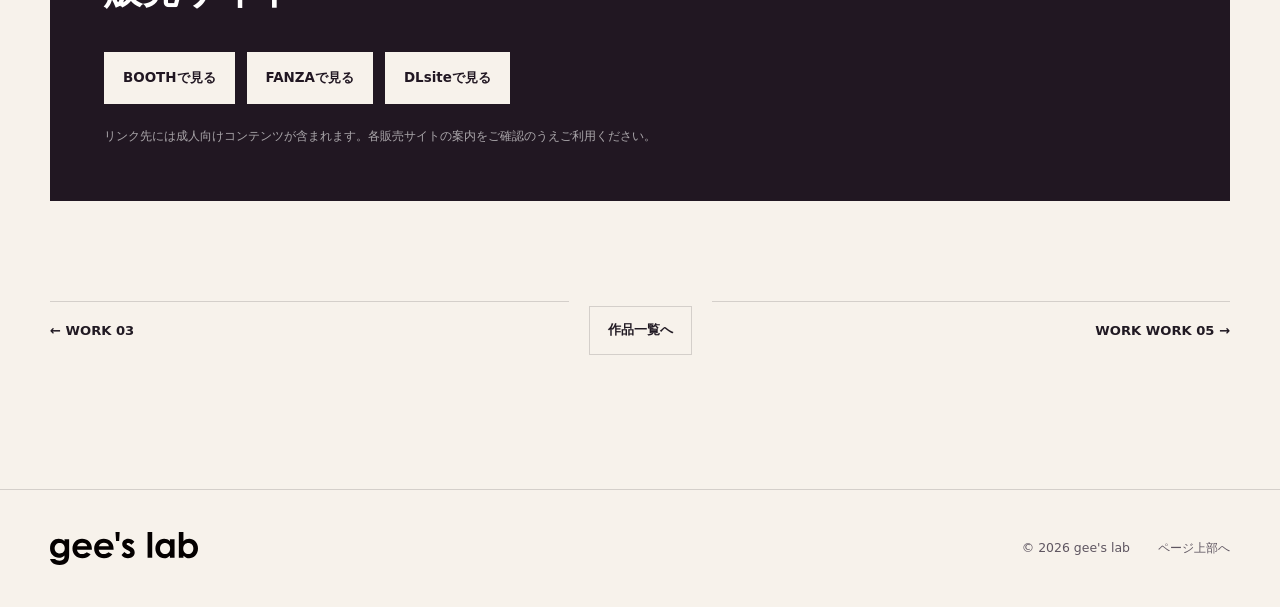
<file: works/04/index.html>
<!DOCTYPE html>
<html lang="ja">
<head>
  <meta charset="UTF-8">
  <meta name="viewport" content="width=device-width, initial-scale=1.0">
  <meta name="description" content="表情豊かな専業主婦をカートゥーンタッチで描いたイラスト作品です。">
  <meta name="theme-color" content="#f7f2eb">
  <meta property="og:title" content="カートゥーン風専業主婦 紳士向けイラスト集｜gee's lab">
  <meta property="og:description" content="表情豊かな専業主婦をカートゥーンタッチで描いたイラスト作品です。">
  <meta property="og:type" content="article">
  <meta property="og:image" content="../../assets/products/04_package.jpg">
  <title>カートゥーン風専業主婦 紳士向けイラスト集｜gee's lab</title>
  <link rel="icon" href="../../assets/favicon-32.png" type="image/png" sizes="32x32">
  <link rel="apple-touch-icon" href="../../assets/apple-touch-icon.png" sizes="180x180">
  <link rel="stylesheet" href="../../css/style.css?v=20261014">
  <link rel="stylesheet" href="../../css/detail.css?v=20261014">
</head>
<body>
  <a class="skip-link" href="#main">本文へ移動</a>
  <header class="site-header">
    <div class="container header-inner">
      <a class="brand" href="../../" aria-label="gee's lab トップへ"><img src="../../assets/logo_geeslab.svg" alt="gee's lab" width="188" height="42"></a>
      <nav class="nav" aria-label="メインナビゲーション">
        <a href="../../#works">作品</a>
        <a href="../../#stores">公式リンク</a>
        <a href="../../#about">サークル紹介</a>
      </nav>
    </div>
  </header>
  <main id="main" class="detail-main">
    <article id="work-detail" class="container" data-work-id="4">
      <nav class="breadcrumb" aria-label="パンくず"><a href="../../">トップ</a> / <a href="../../#works">通常作品</a> / <span id="breadcrumb-work"></span></nav>
      <section class="detail-hero">
        <div class="detail-cover"><img id="work-cover" src="../../assets/products/04_package.jpg" alt="" width="560" height="420"></div>
        <div class="detail-copy">
          <p id="work-number" class="detail-work-number"></p>
          <h1 id="work-title"></h1>
          <p id="work-summary" class="detail-summary"></p>
        </div>
      </section>
      <section class="detail-section" aria-labelledby="about-work">
        <div class="detail-section-heading"><p class="eyebrow">Story</p><h2 id="about-work">作品について</h2></div>
        <p id="work-intro" class="detail-intro"></p>
      </section>
      <section class="detail-section" aria-labelledby="included-content">
        <div class="detail-section-heading"><p class="eyebrow">Contents</p><h2 id="included-content">収録内容</h2></div>
        <ul id="contents-list" class="contents-list"></ul>
      </section>
      <section class="detail-section" aria-labelledby="purchase-title">
        <div class="purchase-panel">
          <p class="eyebrow">Purchase</p><h2 id="purchase-title">販売サイト</h2>
          <div id="purchase-links" class="purchase-links"></div>
          <p class="purchase-notice">リンク先には成人向けコンテンツが含まれます。各販売サイトの案内をご確認のうえご利用ください。</p>
        </div>
      </section>
      <nav class="work-pagination" aria-label="作品ページ移動">
        <a id="previous-work" class="previous-work" href="#"></a>
        <a class="all-works" href="../../#works">作品一覧へ</a>
        <a id="next-work" class="next-work" href="#"></a>
      </nav>
    </article>
  </main>
  <footer class="site-footer">
    <div class="container footer-inner">
      <img src="../../assets/logo_geeslab.svg" alt="gee's lab" width="148" height="33">
      <div class="footer-meta"><span>© <span id="year"></span> gee's lab</span><a href="#main">ページ上部へ</a></div>
    </div>
  </footer>
  <script src="../../js/catalog.js?v=20261111"></script>
  <script src="../../js/detail.js?v=20261014"></script>
</body>
</html>
</file>
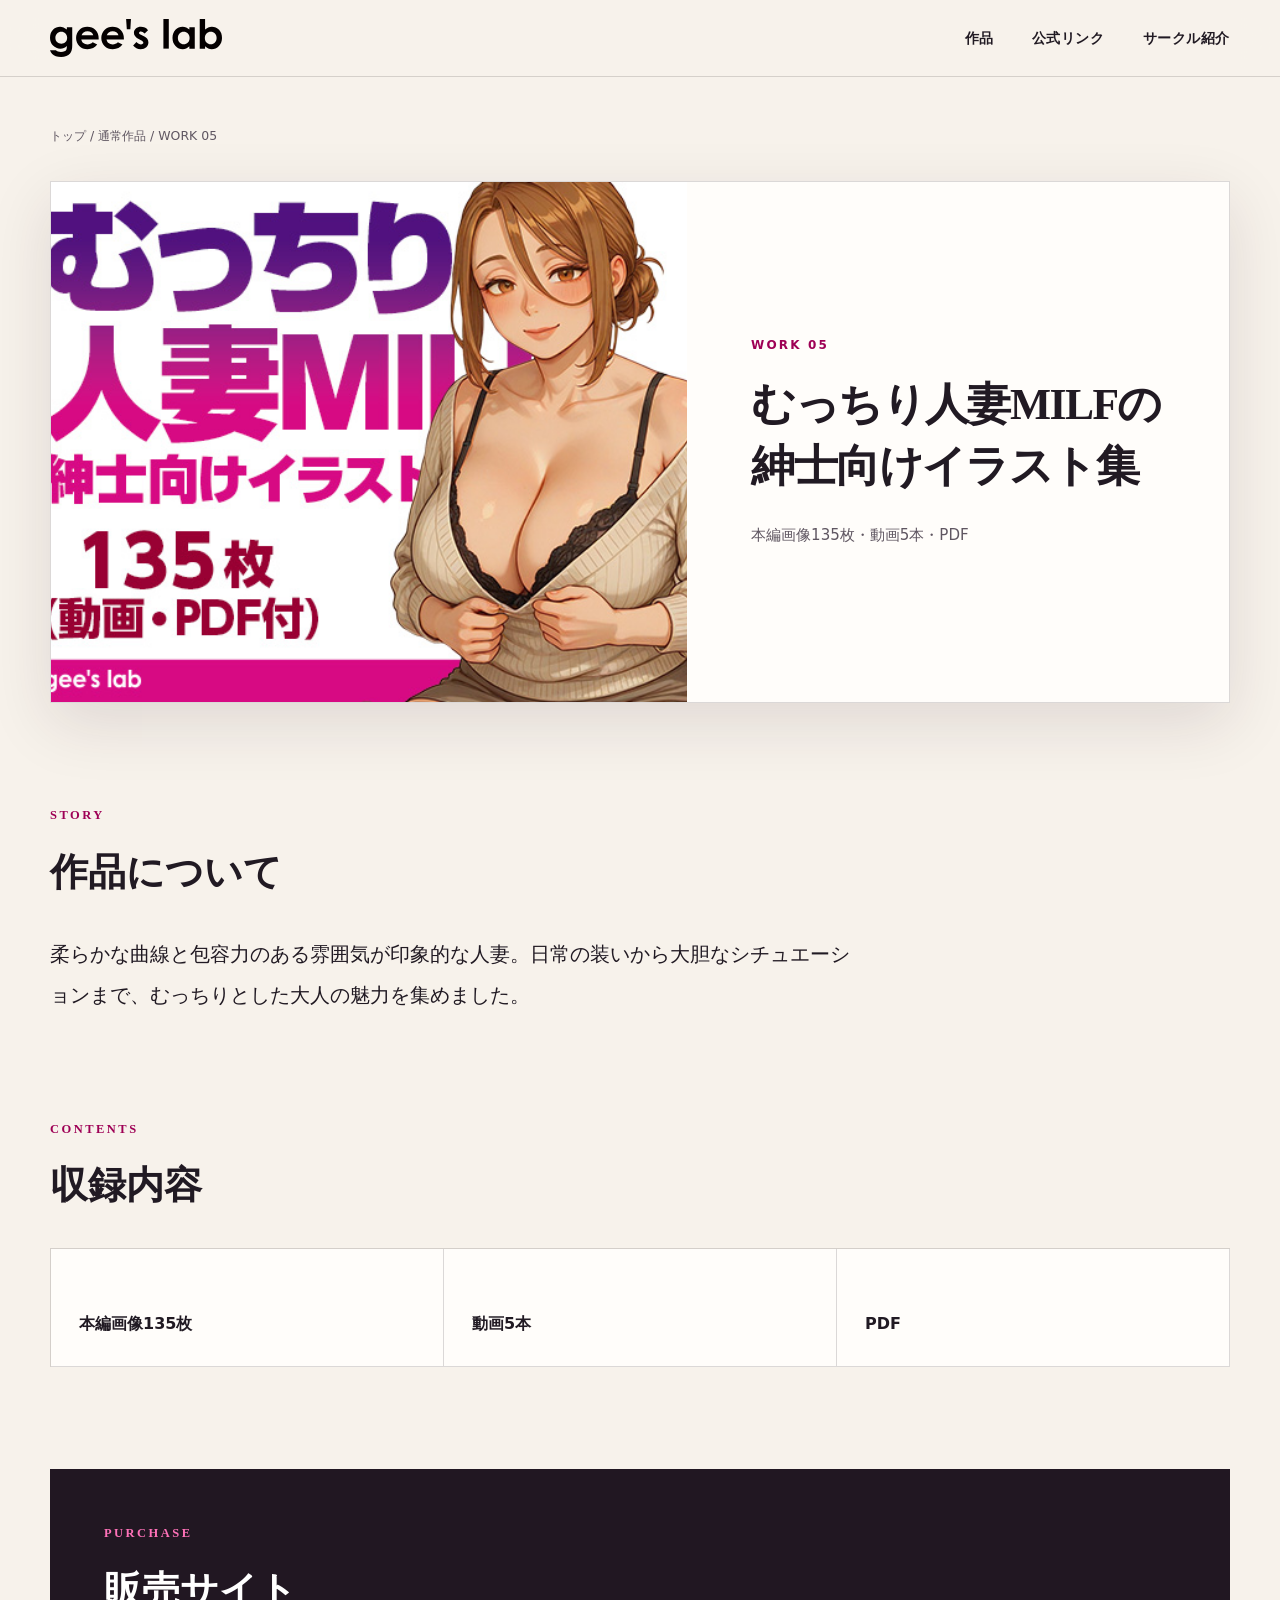
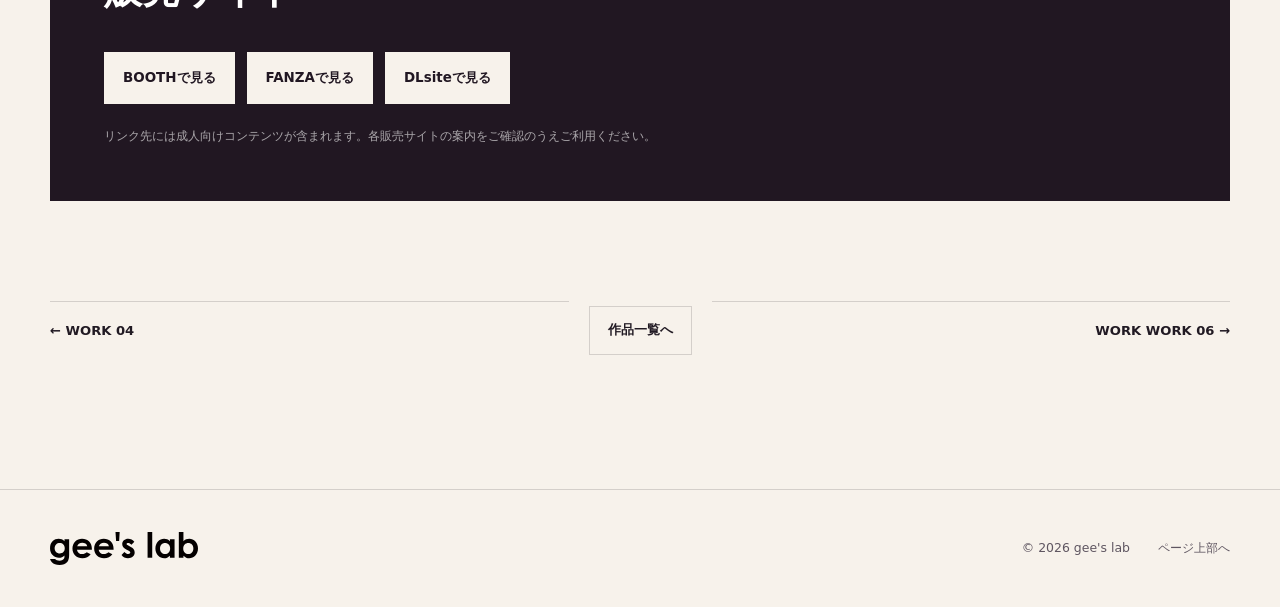
<file: works/05/index.html>
<!DOCTYPE html>
<html lang="ja">
<head>
  <meta charset="UTF-8">
  <meta name="viewport" content="width=device-width, initial-scale=1.0">
  <meta name="description" content="柔らかな曲線と大人の雰囲気を描いた、人妻MILFのイラスト作品です。">
  <meta name="theme-color" content="#f7f2eb">
  <meta property="og:title" content="むっちり人妻MILFの紳士向けイラスト集｜gee's lab">
  <meta property="og:description" content="柔らかな曲線と大人の雰囲気を描いた、人妻MILFのイラスト作品です。">
  <meta property="og:type" content="article">
  <meta property="og:image" content="../../assets/products/05_package.jpg">
  <title>むっちり人妻MILFの紳士向けイラスト集｜gee's lab</title>
  <link rel="icon" href="../../assets/favicon-32.png" type="image/png" sizes="32x32">
  <link rel="apple-touch-icon" href="../../assets/apple-touch-icon.png" sizes="180x180">
  <link rel="stylesheet" href="../../css/style.css?v=20261014">
  <link rel="stylesheet" href="../../css/detail.css?v=20261014">
</head>
<body>
  <a class="skip-link" href="#main">本文へ移動</a>
  <header class="site-header">
    <div class="container header-inner">
      <a class="brand" href="../../" aria-label="gee's lab トップへ"><img src="../../assets/logo_geeslab.svg" alt="gee's lab" width="188" height="42"></a>
      <nav class="nav" aria-label="メインナビゲーション">
        <a href="../../#works">作品</a>
        <a href="../../#stores">公式リンク</a>
        <a href="../../#about">サークル紹介</a>
      </nav>
    </div>
  </header>
  <main id="main" class="detail-main">
    <article id="work-detail" class="container" data-work-id="5">
      <nav class="breadcrumb" aria-label="パンくず"><a href="../../">トップ</a> / <a href="../../#works">通常作品</a> / <span id="breadcrumb-work"></span></nav>
      <section class="detail-hero">
        <div class="detail-cover"><img id="work-cover" src="../../assets/products/05_package.jpg" alt="" width="560" height="420"></div>
        <div class="detail-copy">
          <p id="work-number" class="detail-work-number"></p>
          <h1 id="work-title"></h1>
          <p id="work-summary" class="detail-summary"></p>
        </div>
      </section>
      <section class="detail-section" aria-labelledby="about-work">
        <div class="detail-section-heading"><p class="eyebrow">Story</p><h2 id="about-work">作品について</h2></div>
        <p id="work-intro" class="detail-intro"></p>
      </section>
      <section class="detail-section" aria-labelledby="included-content">
        <div class="detail-section-heading"><p class="eyebrow">Contents</p><h2 id="included-content">収録内容</h2></div>
        <ul id="contents-list" class="contents-list"></ul>
      </section>
      <section class="detail-section" aria-labelledby="purchase-title">
        <div class="purchase-panel">
          <p class="eyebrow">Purchase</p><h2 id="purchase-title">販売サイト</h2>
          <div id="purchase-links" class="purchase-links"></div>
          <p class="purchase-notice">リンク先には成人向けコンテンツが含まれます。各販売サイトの案内をご確認のうえご利用ください。</p>
        </div>
      </section>
      <nav class="work-pagination" aria-label="作品ページ移動">
        <a id="previous-work" class="previous-work" href="#"></a>
        <a class="all-works" href="../../#works">作品一覧へ</a>
        <a id="next-work" class="next-work" href="#"></a>
      </nav>
    </article>
  </main>
  <footer class="site-footer">
    <div class="container footer-inner">
      <img src="../../assets/logo_geeslab.svg" alt="gee's lab" width="148" height="33">
      <div class="footer-meta"><span>© <span id="year"></span> gee's lab</span><a href="#main">ページ上部へ</a></div>
    </div>
  </footer>
  <script src="../../js/catalog.js?v=20261111"></script>
  <script src="../../js/detail.js?v=20261014"></script>
</body>
</html>
</file>
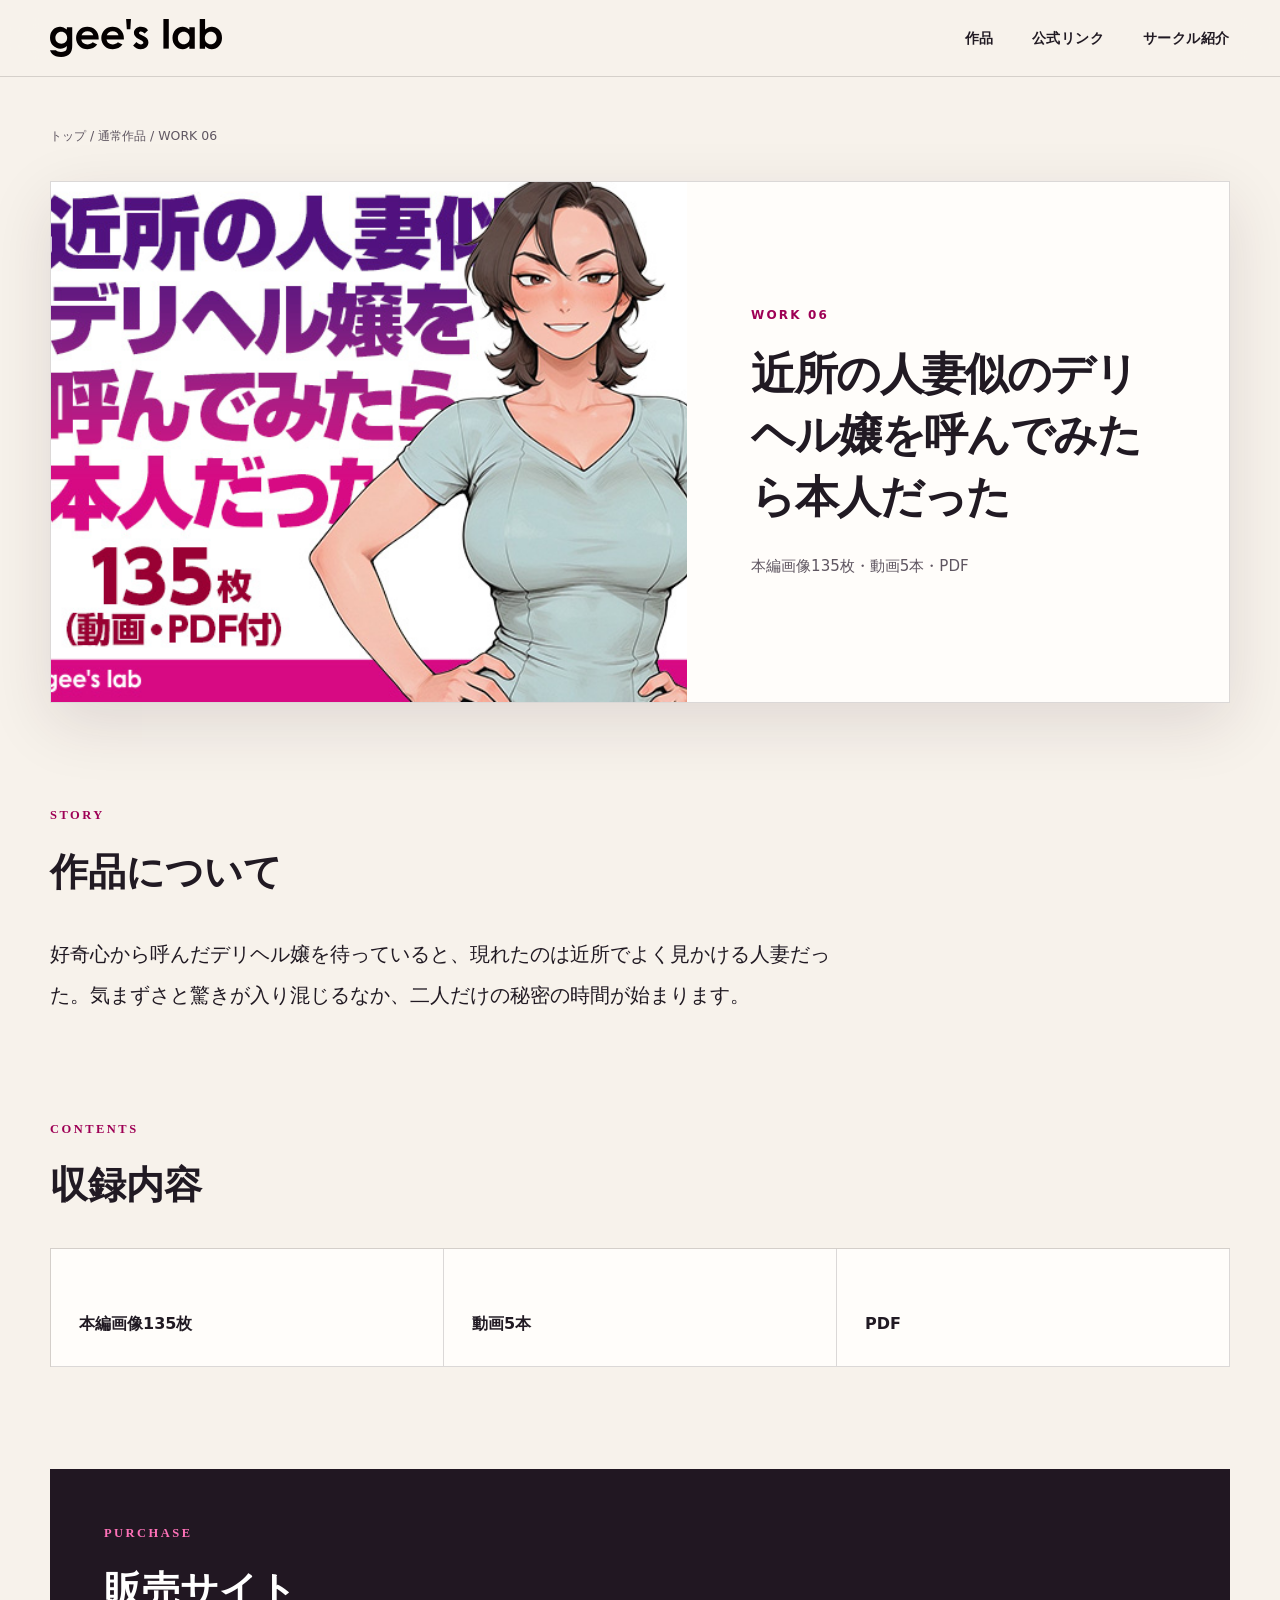
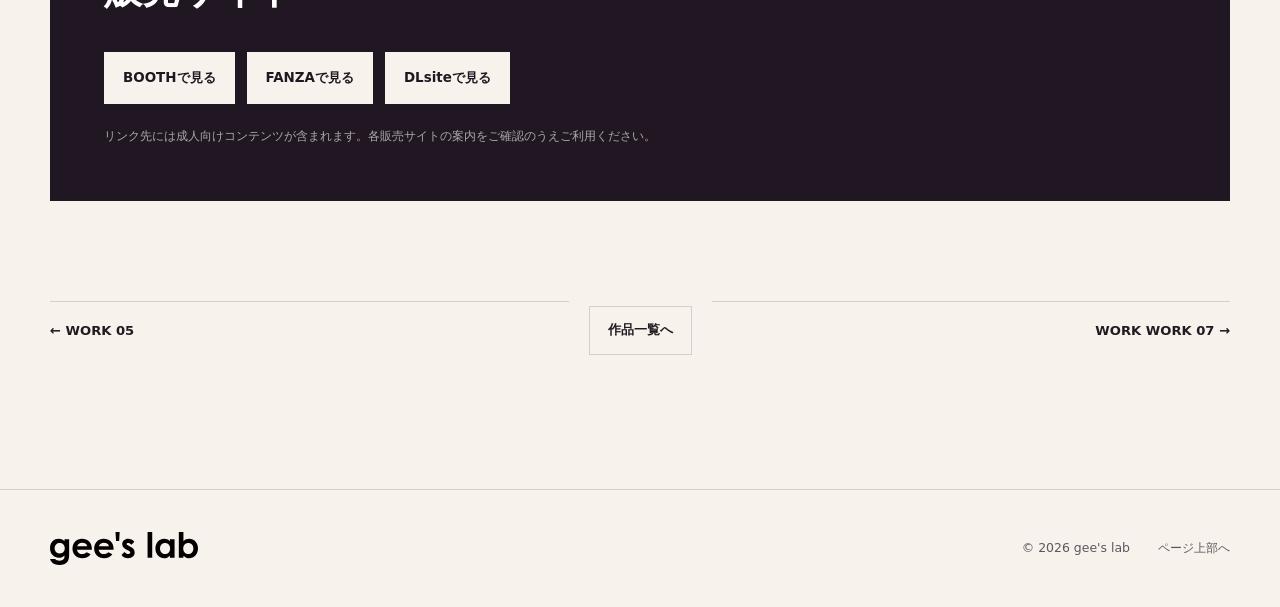
<file: works/06/index.html>
<!DOCTYPE html>
<html lang="ja">
<head>
  <meta charset="UTF-8">
  <meta name="viewport" content="width=device-width, initial-scale=1.0">
  <meta name="description" content="近所で見かける人妻との思いがけない再会から始まる作品です。">
  <meta name="theme-color" content="#f7f2eb">
  <meta property="og:title" content="近所の人妻似のデリヘル嬢を呼んでみたら本人だった｜gee's lab">
  <meta property="og:description" content="近所で見かける人妻との思いがけない再会から始まる作品です。">
  <meta property="og:type" content="article">
  <meta property="og:image" content="../../assets/products/06_package.jpg">
  <title>近所の人妻似のデリヘル嬢を呼んでみたら本人だった｜gee's lab</title>
  <link rel="icon" href="../../assets/favicon-32.png" type="image/png" sizes="32x32">
  <link rel="apple-touch-icon" href="../../assets/apple-touch-icon.png" sizes="180x180">
  <link rel="stylesheet" href="../../css/style.css?v=20261014">
  <link rel="stylesheet" href="../../css/detail.css?v=20261014">
</head>
<body>
  <a class="skip-link" href="#main">本文へ移動</a>
  <header class="site-header">
    <div class="container header-inner">
      <a class="brand" href="../../" aria-label="gee's lab トップへ"><img src="../../assets/logo_geeslab.svg" alt="gee's lab" width="188" height="42"></a>
      <nav class="nav" aria-label="メインナビゲーション">
        <a href="../../#works">作品</a>
        <a href="../../#stores">公式リンク</a>
        <a href="../../#about">サークル紹介</a>
      </nav>
    </div>
  </header>
  <main id="main" class="detail-main">
    <article id="work-detail" class="container" data-work-id="6">
      <nav class="breadcrumb" aria-label="パンくず"><a href="../../">トップ</a> / <a href="../../#works">通常作品</a> / <span id="breadcrumb-work"></span></nav>
      <section class="detail-hero">
        <div class="detail-cover"><img id="work-cover" src="../../assets/products/06_package.jpg" alt="" width="560" height="420"></div>
        <div class="detail-copy">
          <p id="work-number" class="detail-work-number"></p>
          <h1 id="work-title"></h1>
          <p id="work-summary" class="detail-summary"></p>
        </div>
      </section>
      <section class="detail-section" aria-labelledby="about-work">
        <div class="detail-section-heading"><p class="eyebrow">Story</p><h2 id="about-work">作品について</h2></div>
        <p id="work-intro" class="detail-intro"></p>
      </section>
      <section class="detail-section" aria-labelledby="included-content">
        <div class="detail-section-heading"><p class="eyebrow">Contents</p><h2 id="included-content">収録内容</h2></div>
        <ul id="contents-list" class="contents-list"></ul>
      </section>
      <section class="detail-section" aria-labelledby="purchase-title">
        <div class="purchase-panel">
          <p class="eyebrow">Purchase</p><h2 id="purchase-title">販売サイト</h2>
          <div id="purchase-links" class="purchase-links"></div>
          <p class="purchase-notice">リンク先には成人向けコンテンツが含まれます。各販売サイトの案内をご確認のうえご利用ください。</p>
        </div>
      </section>
      <nav class="work-pagination" aria-label="作品ページ移動">
        <a id="previous-work" class="previous-work" href="#"></a>
        <a class="all-works" href="../../#works">作品一覧へ</a>
        <a id="next-work" class="next-work" href="#"></a>
      </nav>
    </article>
  </main>
  <footer class="site-footer">
    <div class="container footer-inner">
      <img src="../../assets/logo_geeslab.svg" alt="gee's lab" width="148" height="33">
      <div class="footer-meta"><span>© <span id="year"></span> gee's lab</span><a href="#main">ページ上部へ</a></div>
    </div>
  </footer>
  <script src="../../js/catalog.js?v=20261111"></script>
  <script src="../../js/detail.js?v=20261014"></script>
</body>
</html>
</file>
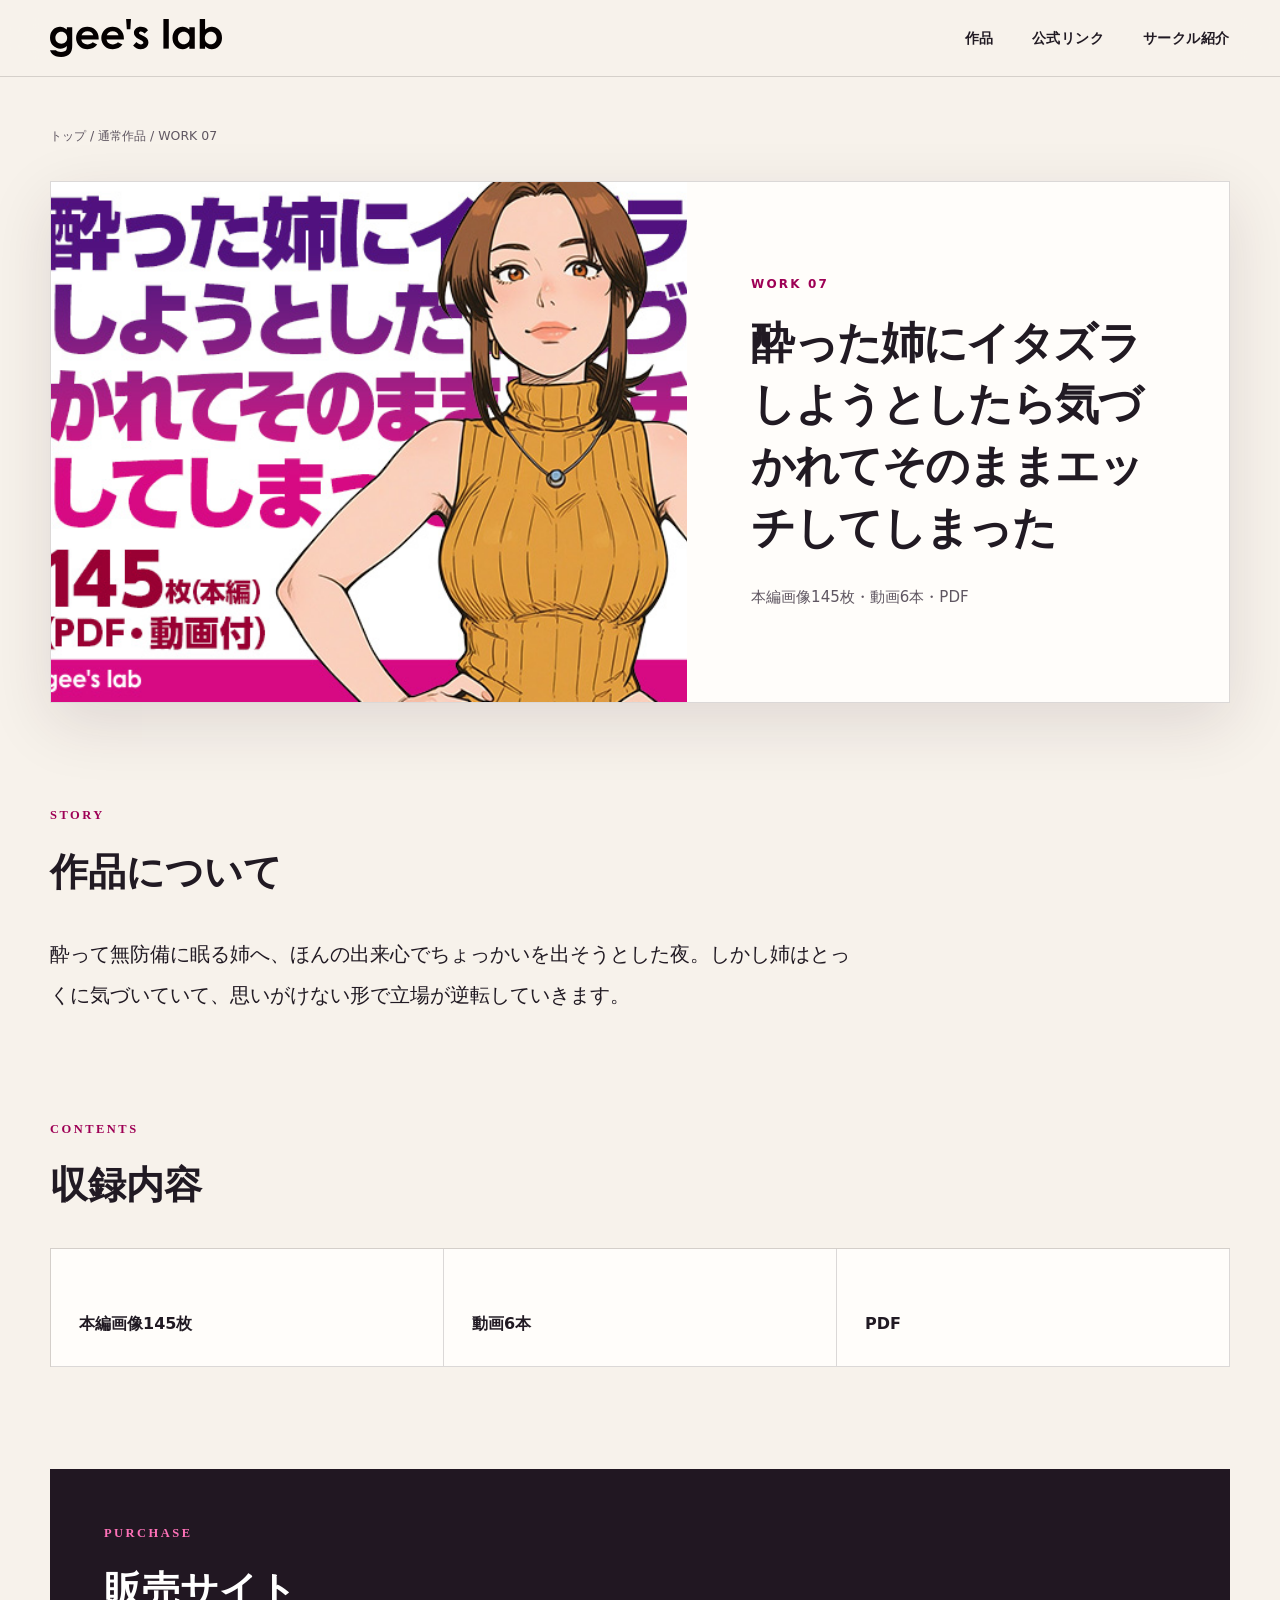
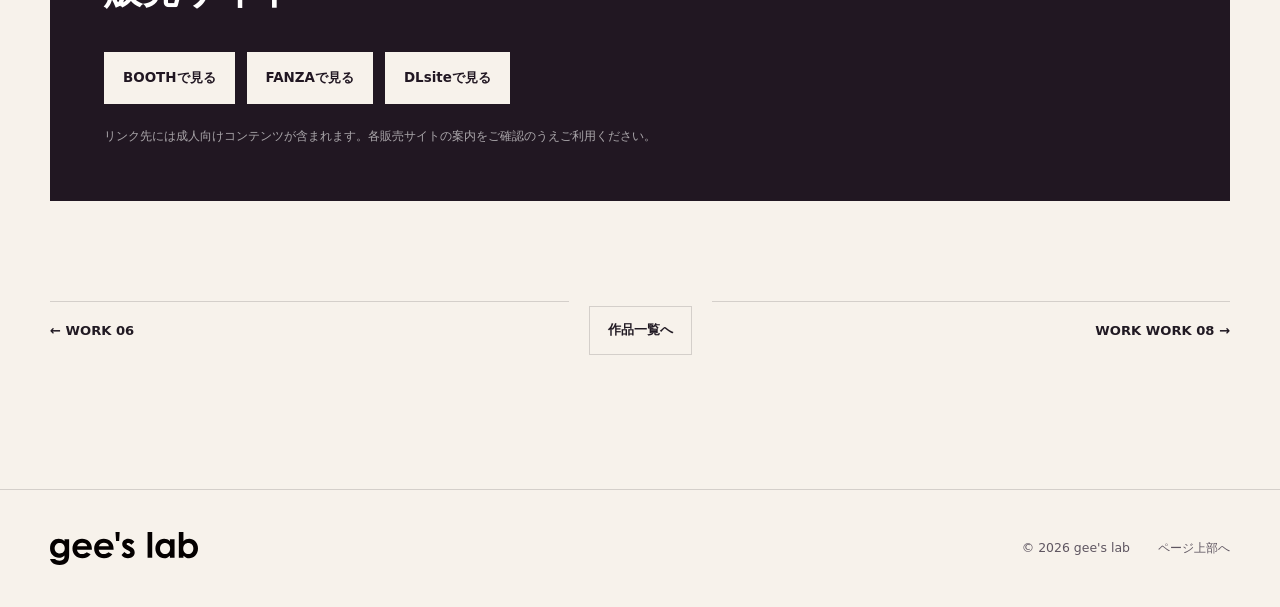
<file: works/07/index.html>
<!DOCTYPE html>
<html lang="ja">
<head>
  <meta charset="UTF-8">
  <meta name="viewport" content="width=device-width, initial-scale=1.0">
  <meta name="description" content="酔った姉への出来心から、思いがけず立場が逆転していく作品です。">
  <meta name="theme-color" content="#f7f2eb">
  <meta property="og:title" content="酔った姉にイタズラしようとしたら気づかれてそのままエッチしてしまった｜gee's lab">
  <meta property="og:description" content="酔った姉への出来心から、思いがけず立場が逆転していく作品です。">
  <meta property="og:type" content="article">
  <meta property="og:image" content="../../assets/products/07_package.jpg">
  <title>酔った姉にイタズラしようとしたら気づかれてそのままエッチしてしまった｜gee's lab</title>
  <link rel="icon" href="../../assets/favicon-32.png" type="image/png" sizes="32x32">
  <link rel="apple-touch-icon" href="../../assets/apple-touch-icon.png" sizes="180x180">
  <link rel="stylesheet" href="../../css/style.css?v=20261014">
  <link rel="stylesheet" href="../../css/detail.css?v=20261014">
</head>
<body>
  <a class="skip-link" href="#main">本文へ移動</a>
  <header class="site-header">
    <div class="container header-inner">
      <a class="brand" href="../../" aria-label="gee's lab トップへ"><img src="../../assets/logo_geeslab.svg" alt="gee's lab" width="188" height="42"></a>
      <nav class="nav" aria-label="メインナビゲーション">
        <a href="../../#works">作品</a>
        <a href="../../#stores">公式リンク</a>
        <a href="../../#about">サークル紹介</a>
      </nav>
    </div>
  </header>
  <main id="main" class="detail-main">
    <article id="work-detail" class="container" data-work-id="7">
      <nav class="breadcrumb" aria-label="パンくず"><a href="../../">トップ</a> / <a href="../../#works">通常作品</a> / <span id="breadcrumb-work"></span></nav>
      <section class="detail-hero">
        <div class="detail-cover"><img id="work-cover" src="../../assets/products/07_package.jpg" alt="" width="560" height="420"></div>
        <div class="detail-copy">
          <p id="work-number" class="detail-work-number"></p>
          <h1 id="work-title"></h1>
          <p id="work-summary" class="detail-summary"></p>
        </div>
      </section>
      <section class="detail-section" aria-labelledby="about-work">
        <div class="detail-section-heading"><p class="eyebrow">Story</p><h2 id="about-work">作品について</h2></div>
        <p id="work-intro" class="detail-intro"></p>
      </section>
      <section class="detail-section" aria-labelledby="included-content">
        <div class="detail-section-heading"><p class="eyebrow">Contents</p><h2 id="included-content">収録内容</h2></div>
        <ul id="contents-list" class="contents-list"></ul>
      </section>
      <section class="detail-section" aria-labelledby="purchase-title">
        <div class="purchase-panel">
          <p class="eyebrow">Purchase</p><h2 id="purchase-title">販売サイト</h2>
          <div id="purchase-links" class="purchase-links"></div>
          <p class="purchase-notice">リンク先には成人向けコンテンツが含まれます。各販売サイトの案内をご確認のうえご利用ください。</p>
        </div>
      </section>
      <nav class="work-pagination" aria-label="作品ページ移動">
        <a id="previous-work" class="previous-work" href="#"></a>
        <a class="all-works" href="../../#works">作品一覧へ</a>
        <a id="next-work" class="next-work" href="#"></a>
      </nav>
    </article>
  </main>
  <footer class="site-footer">
    <div class="container footer-inner">
      <img src="../../assets/logo_geeslab.svg" alt="gee's lab" width="148" height="33">
      <div class="footer-meta"><span>© <span id="year"></span> gee's lab</span><a href="#main">ページ上部へ</a></div>
    </div>
  </footer>
  <script src="../../js/catalog.js?v=20261111"></script>
  <script src="../../js/detail.js?v=20261014"></script>
</body>
</html>
</file>
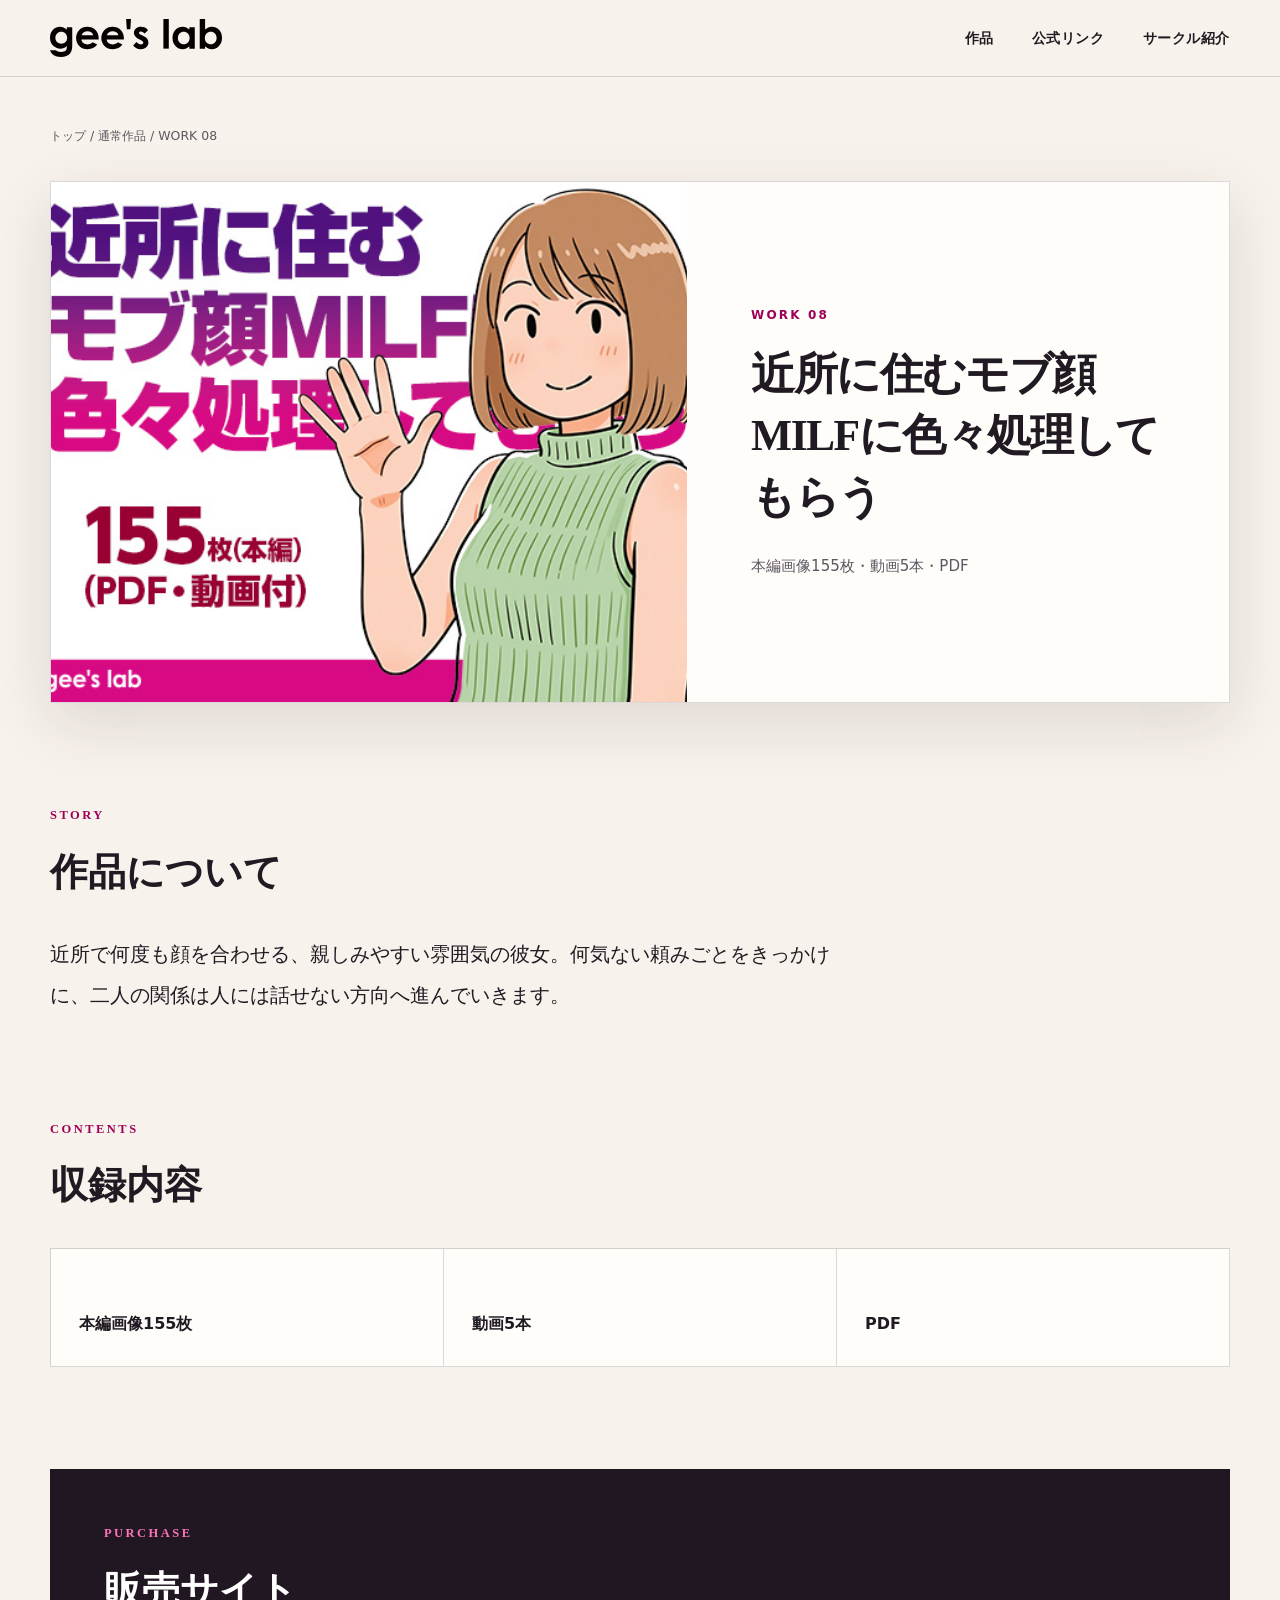
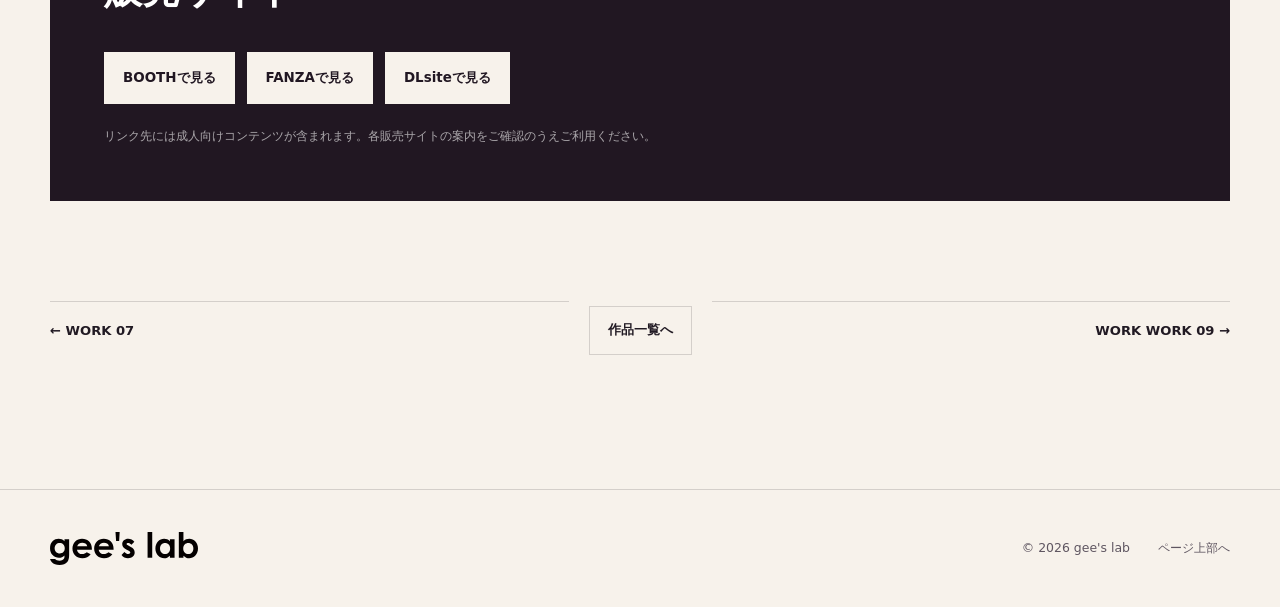
<file: works/08/index.html>
<!DOCTYPE html>
<html lang="ja">
<head>
  <meta charset="UTF-8">
  <meta name="viewport" content="width=device-width, initial-scale=1.0">
  <meta name="description" content="近所で顔を合わせる彼女との、秘密の関係を描いた作品です。">
  <meta name="theme-color" content="#f7f2eb">
  <meta property="og:title" content="近所に住むモブ顔MILFに色々処理してもらう｜gee's lab">
  <meta property="og:description" content="近所で顔を合わせる彼女との、秘密の関係を描いた作品です。">
  <meta property="og:type" content="article">
  <meta property="og:image" content="../../assets/products/08_package.jpg">
  <title>近所に住むモブ顔MILFに色々処理してもらう｜gee's lab</title>
  <link rel="icon" href="../../assets/favicon-32.png" type="image/png" sizes="32x32">
  <link rel="apple-touch-icon" href="../../assets/apple-touch-icon.png" sizes="180x180">
  <link rel="stylesheet" href="../../css/style.css?v=20261014">
  <link rel="stylesheet" href="../../css/detail.css?v=20261014">
</head>
<body>
  <a class="skip-link" href="#main">本文へ移動</a>
  <header class="site-header">
    <div class="container header-inner">
      <a class="brand" href="../../" aria-label="gee's lab トップへ"><img src="../../assets/logo_geeslab.svg" alt="gee's lab" width="188" height="42"></a>
      <nav class="nav" aria-label="メインナビゲーション">
        <a href="../../#works">作品</a>
        <a href="../../#stores">公式リンク</a>
        <a href="../../#about">サークル紹介</a>
      </nav>
    </div>
  </header>
  <main id="main" class="detail-main">
    <article id="work-detail" class="container" data-work-id="8">
      <nav class="breadcrumb" aria-label="パンくず"><a href="../../">トップ</a> / <a href="../../#works">通常作品</a> / <span id="breadcrumb-work"></span></nav>
      <section class="detail-hero">
        <div class="detail-cover"><img id="work-cover" src="../../assets/products/08_package.jpg" alt="" width="560" height="420"></div>
        <div class="detail-copy">
          <p id="work-number" class="detail-work-number"></p>
          <h1 id="work-title"></h1>
          <p id="work-summary" class="detail-summary"></p>
        </div>
      </section>
      <section class="detail-section" aria-labelledby="about-work">
        <div class="detail-section-heading"><p class="eyebrow">Story</p><h2 id="about-work">作品について</h2></div>
        <p id="work-intro" class="detail-intro"></p>
      </section>
      <section class="detail-section" aria-labelledby="included-content">
        <div class="detail-section-heading"><p class="eyebrow">Contents</p><h2 id="included-content">収録内容</h2></div>
        <ul id="contents-list" class="contents-list"></ul>
      </section>
      <section class="detail-section" aria-labelledby="purchase-title">
        <div class="purchase-panel">
          <p class="eyebrow">Purchase</p><h2 id="purchase-title">販売サイト</h2>
          <div id="purchase-links" class="purchase-links"></div>
          <p class="purchase-notice">リンク先には成人向けコンテンツが含まれます。各販売サイトの案内をご確認のうえご利用ください。</p>
        </div>
      </section>
      <nav class="work-pagination" aria-label="作品ページ移動">
        <a id="previous-work" class="previous-work" href="#"></a>
        <a class="all-works" href="../../#works">作品一覧へ</a>
        <a id="next-work" class="next-work" href="#"></a>
      </nav>
    </article>
  </main>
  <footer class="site-footer">
    <div class="container footer-inner">
      <img src="../../assets/logo_geeslab.svg" alt="gee's lab" width="148" height="33">
      <div class="footer-meta"><span>© <span id="year"></span> gee's lab</span><a href="#main">ページ上部へ</a></div>
    </div>
  </footer>
  <script src="../../js/catalog.js?v=20261111"></script>
  <script src="../../js/detail.js?v=20261014"></script>
</body>
</html>
</file>
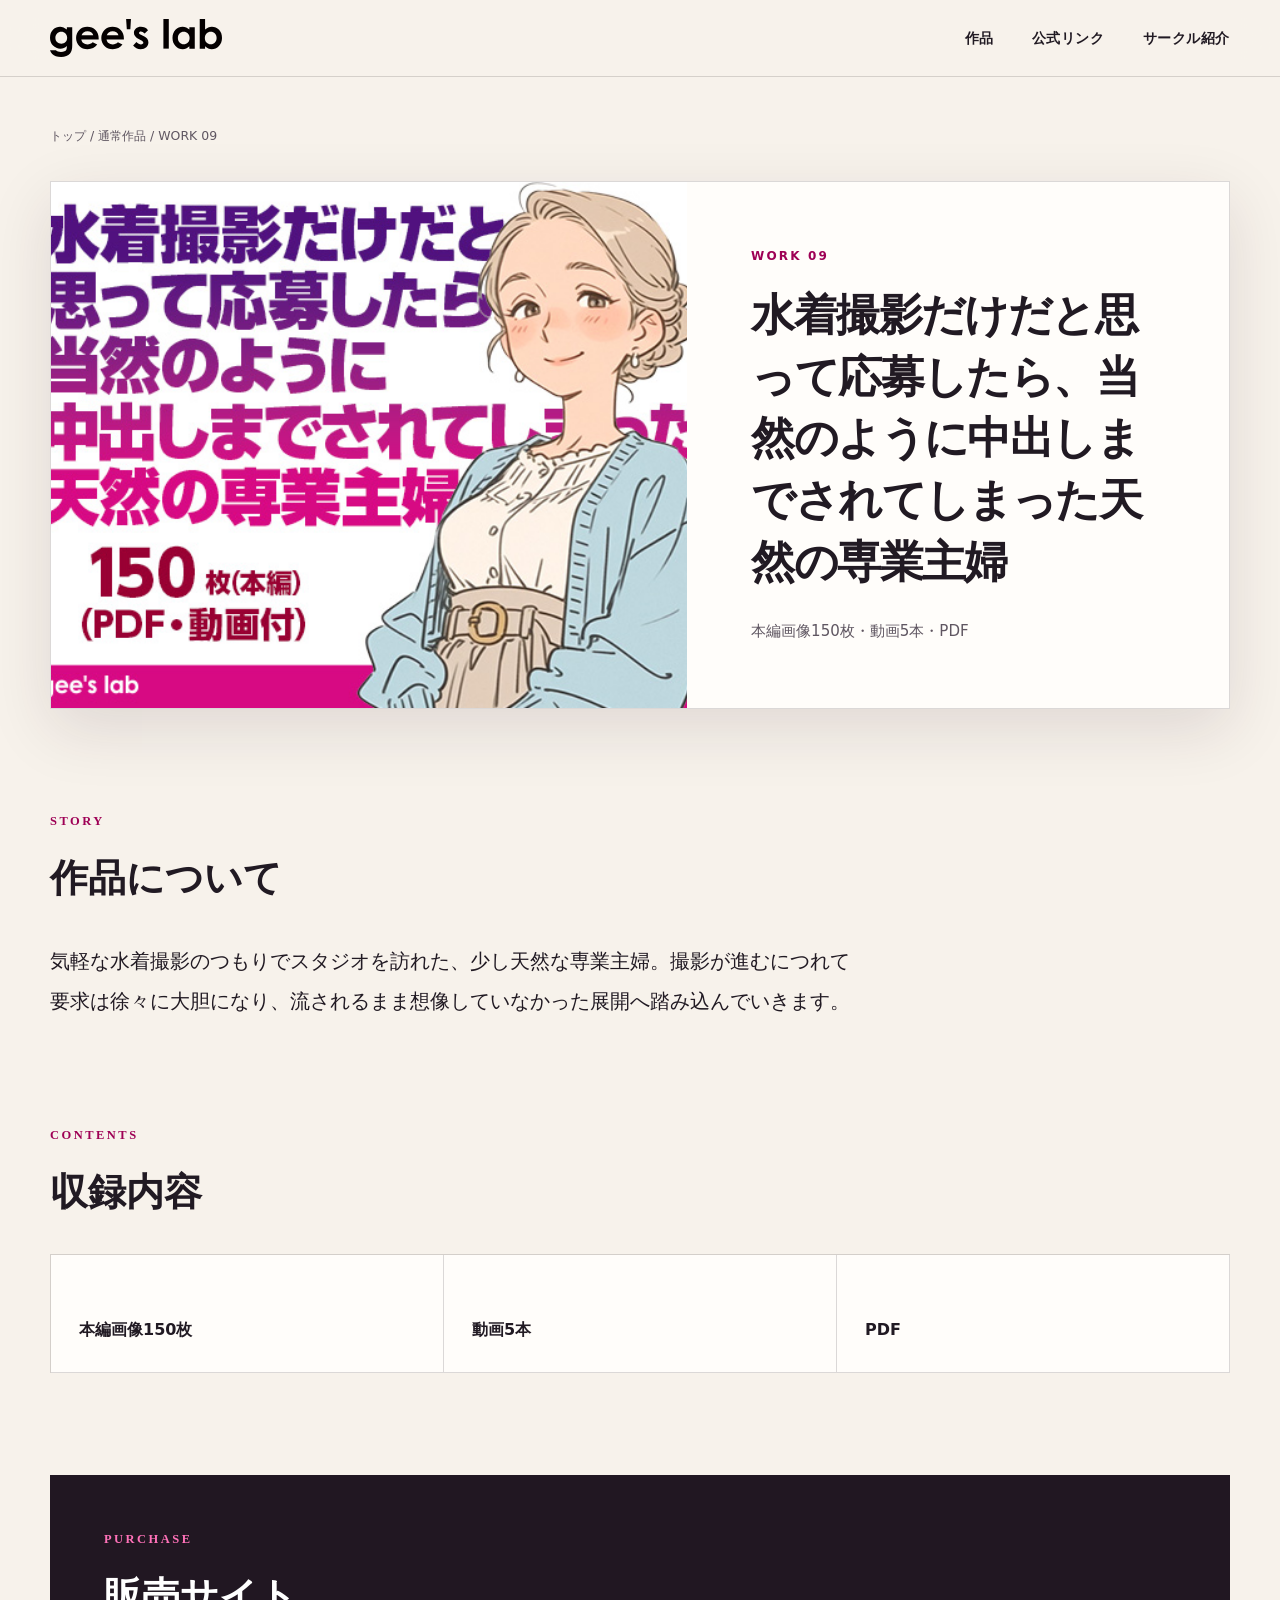
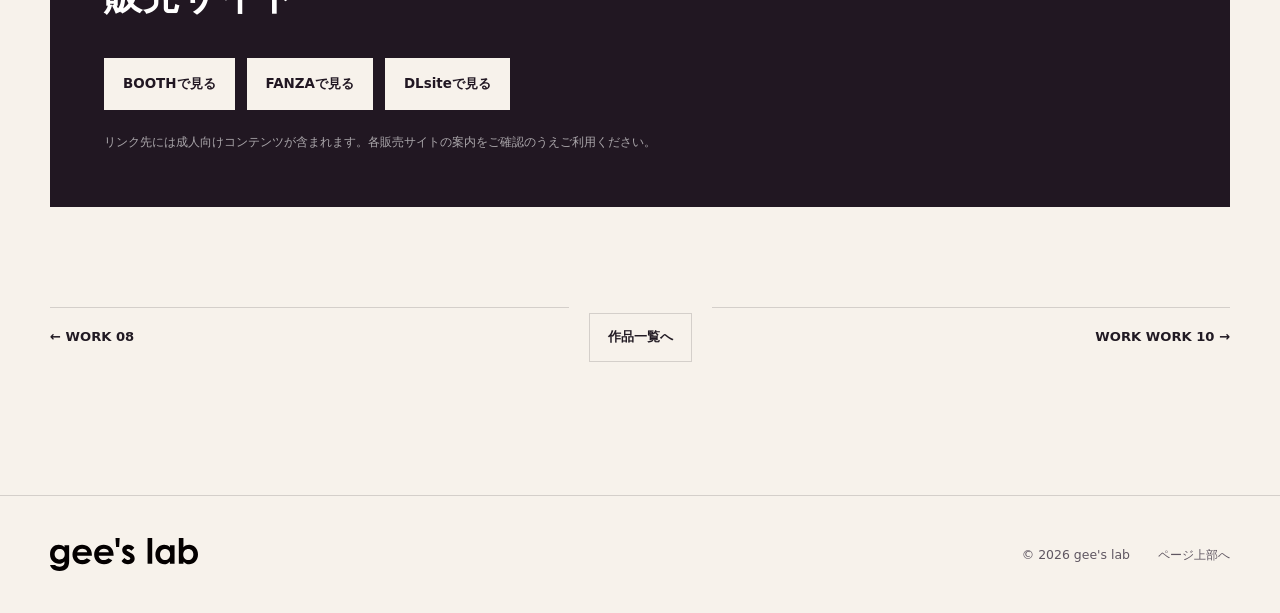
<file: works/09/index.html>
<!DOCTYPE html>
<html lang="ja">
<head>
  <meta charset="UTF-8">
  <meta name="viewport" content="width=device-width, initial-scale=1.0">
  <meta name="description" content="水着撮影のつもりで訪れた専業主婦が、想像していなかった展開へ踏み込んでいく作品です。">
  <meta name="theme-color" content="#f7f2eb">
  <meta property="og:title" content="水着撮影だけだと思って応募したら、当然のように中出しまでされてしまった天然の専業主婦｜gee's lab">
  <meta property="og:description" content="水着撮影のつもりで訪れた専業主婦が、想像していなかった展開へ踏み込んでいく作品です。">
  <meta property="og:type" content="article">
  <meta property="og:image" content="../../assets/products/09_package.jpg">
  <title>水着撮影だけだと思って応募したら、当然のように中出しまでされてしまった天然の専業主婦｜gee's lab</title>
  <link rel="icon" href="../../assets/favicon-32.png" type="image/png" sizes="32x32">
  <link rel="apple-touch-icon" href="../../assets/apple-touch-icon.png" sizes="180x180">
  <link rel="stylesheet" href="../../css/style.css?v=20261014">
  <link rel="stylesheet" href="../../css/detail.css?v=20261014">
</head>
<body>
  <a class="skip-link" href="#main">本文へ移動</a>
  <header class="site-header">
    <div class="container header-inner">
      <a class="brand" href="../../" aria-label="gee's lab トップへ"><img src="../../assets/logo_geeslab.svg" alt="gee's lab" width="188" height="42"></a>
      <nav class="nav" aria-label="メインナビゲーション">
        <a href="../../#works">作品</a>
        <a href="../../#stores">公式リンク</a>
        <a href="../../#about">サークル紹介</a>
      </nav>
    </div>
  </header>
  <main id="main" class="detail-main">
    <article id="work-detail" class="container" data-work-id="9">
      <nav class="breadcrumb" aria-label="パンくず"><a href="../../">トップ</a> / <a href="../../#works">通常作品</a> / <span id="breadcrumb-work"></span></nav>
      <section class="detail-hero">
        <div class="detail-cover"><img id="work-cover" src="../../assets/products/09_package.jpg" alt="" width="560" height="420"></div>
        <div class="detail-copy">
          <p id="work-number" class="detail-work-number"></p>
          <h1 id="work-title"></h1>
          <p id="work-summary" class="detail-summary"></p>
        </div>
      </section>
      <section class="detail-section" aria-labelledby="about-work">
        <div class="detail-section-heading"><p class="eyebrow">Story</p><h2 id="about-work">作品について</h2></div>
        <p id="work-intro" class="detail-intro"></p>
      </section>
      <section class="detail-section" aria-labelledby="included-content">
        <div class="detail-section-heading"><p class="eyebrow">Contents</p><h2 id="included-content">収録内容</h2></div>
        <ul id="contents-list" class="contents-list"></ul>
      </section>
      <section class="detail-section" aria-labelledby="purchase-title">
        <div class="purchase-panel">
          <p class="eyebrow">Purchase</p><h2 id="purchase-title">販売サイト</h2>
          <div id="purchase-links" class="purchase-links"></div>
          <p class="purchase-notice">リンク先には成人向けコンテンツが含まれます。各販売サイトの案内をご確認のうえご利用ください。</p>
        </div>
      </section>
      <nav class="work-pagination" aria-label="作品ページ移動">
        <a id="previous-work" class="previous-work" href="#"></a>
        <a class="all-works" href="../../#works">作品一覧へ</a>
        <a id="next-work" class="next-work" href="#"></a>
      </nav>
    </article>
  </main>
  <footer class="site-footer">
    <div class="container footer-inner">
      <img src="../../assets/logo_geeslab.svg" alt="gee's lab" width="148" height="33">
      <div class="footer-meta"><span>© <span id="year"></span> gee's lab</span><a href="#main">ページ上部へ</a></div>
    </div>
  </footer>
  <script src="../../js/catalog.js?v=20261111"></script>
  <script src="../../js/detail.js?v=20261014"></script>
</body>
</html>
</file>
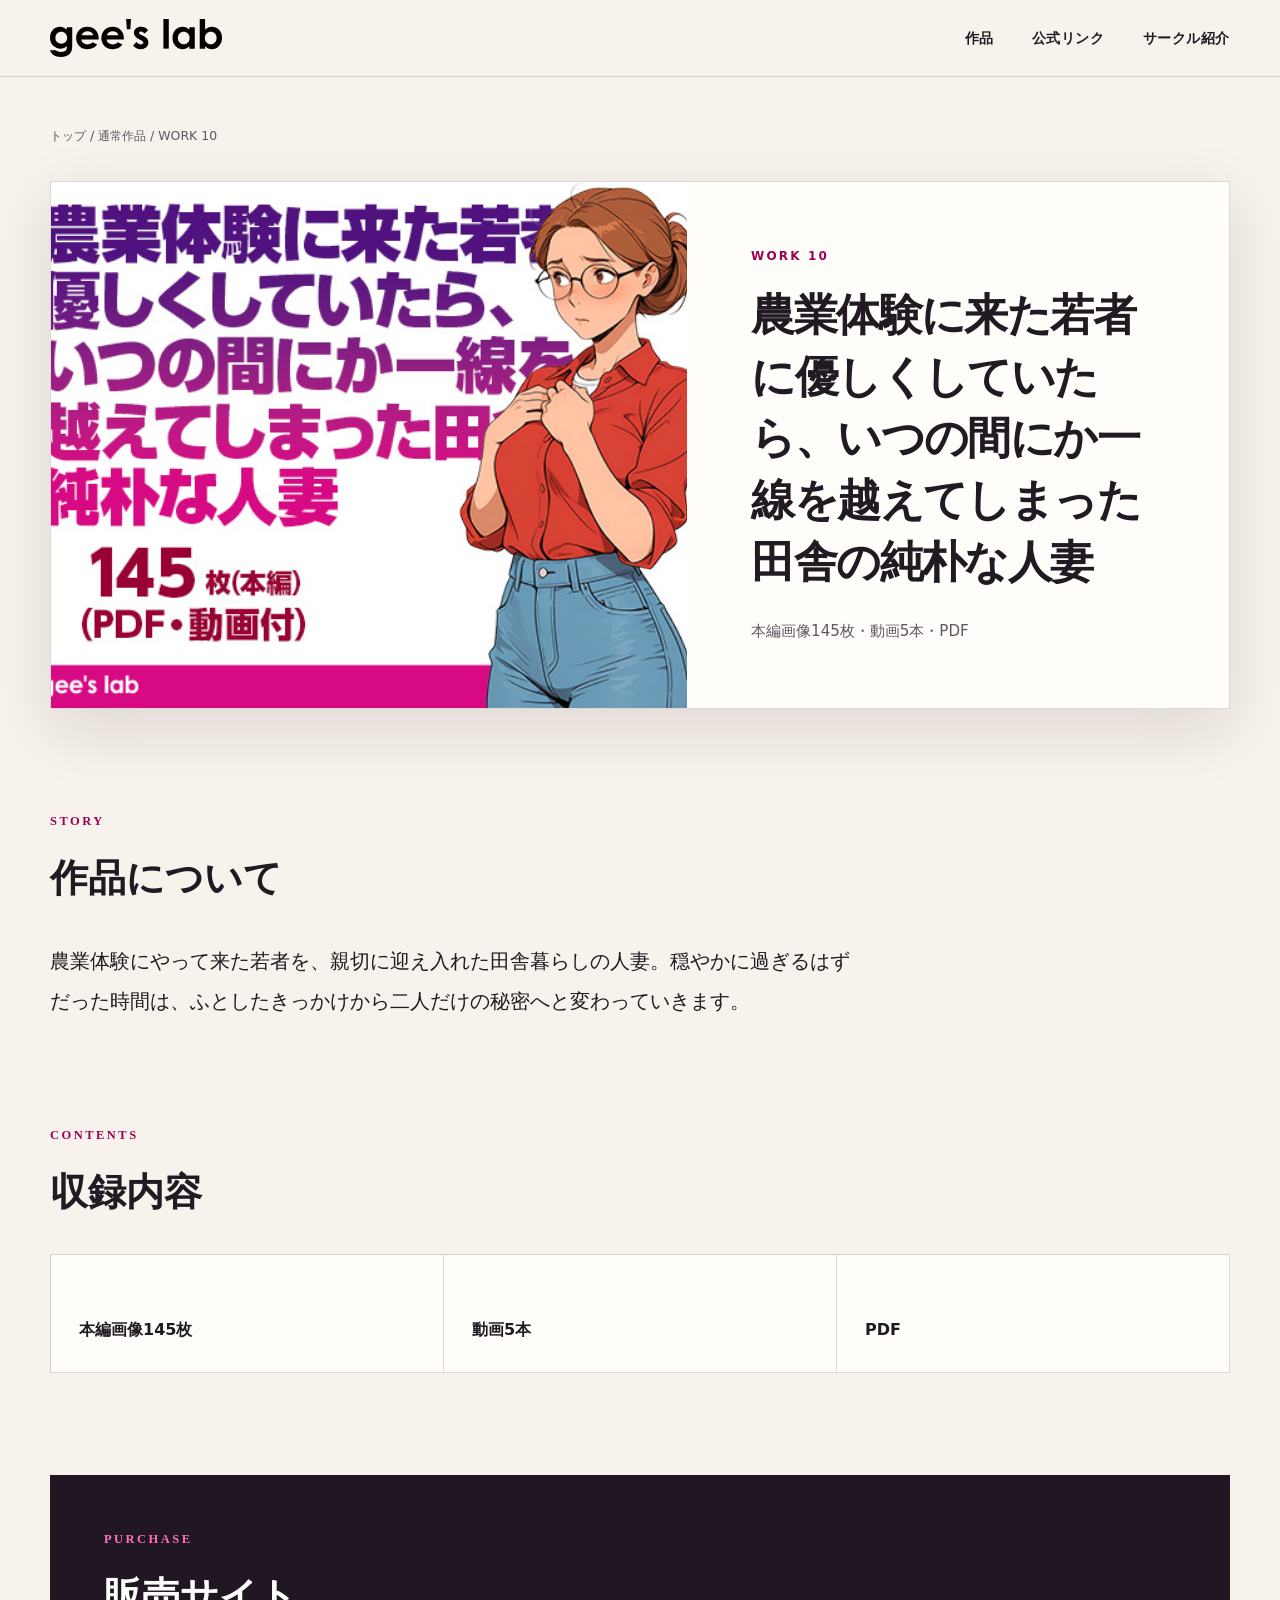
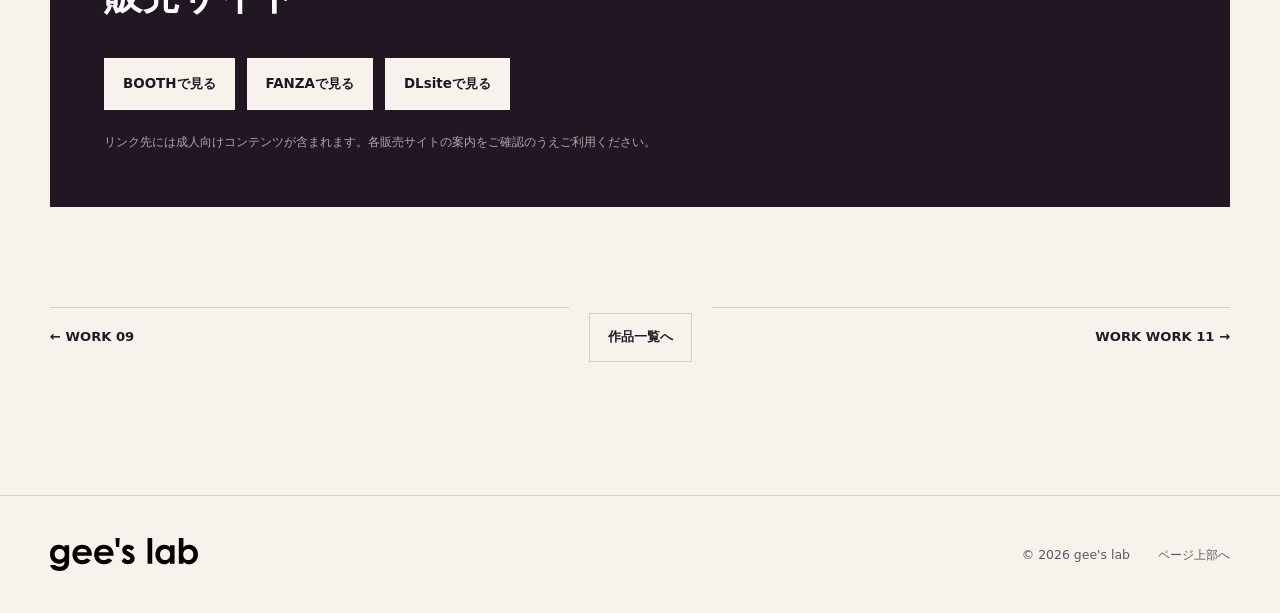
<file: works/10/index.html>
<!DOCTYPE html>
<html lang="ja">
<head>
  <meta charset="UTF-8">
  <meta name="viewport" content="width=device-width, initial-scale=1.0">
  <meta name="description" content="農業体験に訪れた若者と田舎暮らしの人妻が、ふとしたきっかけから一線を越えていく作品です。">
  <meta name="theme-color" content="#f7f2eb">
  <meta property="og:title" content="農業体験に来た若者に優しくしていたら、いつの間にか一線を越えてしまった田舎の純朴な人妻｜gee's lab">
  <meta property="og:description" content="農業体験に訪れた若者と田舎暮らしの人妻が、ふとしたきっかけから一線を越えていく作品です。">
  <meta property="og:type" content="article">
  <meta property="og:image" content="../../assets/products/10_package.jpg">
  <title>農業体験に来た若者に優しくしていたら、いつの間にか一線を越えてしまった田舎の純朴な人妻｜gee's lab</title>
  <link rel="icon" href="../../assets/favicon-32.png" type="image/png" sizes="32x32">
  <link rel="apple-touch-icon" href="../../assets/apple-touch-icon.png" sizes="180x180">
  <link rel="stylesheet" href="../../css/style.css?v=20261014">
  <link rel="stylesheet" href="../../css/detail.css?v=20261014">
</head>
<body>
  <a class="skip-link" href="#main">本文へ移動</a>
  <header class="site-header">
    <div class="container header-inner">
      <a class="brand" href="../../" aria-label="gee's lab トップへ"><img src="../../assets/logo_geeslab.svg" alt="gee's lab" width="188" height="42"></a>
      <nav class="nav" aria-label="メインナビゲーション">
        <a href="../../#works">作品</a>
        <a href="../../#stores">公式リンク</a>
        <a href="../../#about">サークル紹介</a>
      </nav>
    </div>
  </header>
  <main id="main" class="detail-main">
    <article id="work-detail" class="container" data-work-id="10">
      <nav class="breadcrumb" aria-label="パンくず"><a href="../../">トップ</a> / <a href="../../#works">通常作品</a> / <span id="breadcrumb-work"></span></nav>
      <section class="detail-hero">
        <div class="detail-cover"><img id="work-cover" src="../../assets/products/10_package.jpg" alt="" width="560" height="420"></div>
        <div class="detail-copy">
          <p id="work-number" class="detail-work-number"></p>
          <h1 id="work-title"></h1>
          <p id="work-summary" class="detail-summary"></p>
        </div>
      </section>
      <section class="detail-section" aria-labelledby="about-work">
        <div class="detail-section-heading"><p class="eyebrow">Story</p><h2 id="about-work">作品について</h2></div>
        <p id="work-intro" class="detail-intro"></p>
      </section>
      <section class="detail-section" aria-labelledby="included-content">
        <div class="detail-section-heading"><p class="eyebrow">Contents</p><h2 id="included-content">収録内容</h2></div>
        <ul id="contents-list" class="contents-list"></ul>
      </section>
      <section class="detail-section" aria-labelledby="purchase-title">
        <div class="purchase-panel">
          <p class="eyebrow">Purchase</p><h2 id="purchase-title">販売サイト</h2>
          <div id="purchase-links" class="purchase-links"></div>
          <p class="purchase-notice">リンク先には成人向けコンテンツが含まれます。各販売サイトの案内をご確認のうえご利用ください。</p>
        </div>
      </section>
      <nav class="work-pagination" aria-label="作品ページ移動">
        <a id="previous-work" class="previous-work" href="#"></a>
        <a class="all-works" href="../../#works">作品一覧へ</a>
        <a id="next-work" class="next-work" href="#"></a>
      </nav>
    </article>
  </main>
  <footer class="site-footer">
    <div class="container footer-inner">
      <img src="../../assets/logo_geeslab.svg" alt="gee's lab" width="148" height="33">
      <div class="footer-meta"><span>© <span id="year"></span> gee's lab</span><a href="#main">ページ上部へ</a></div>
    </div>
  </footer>
  <script src="../../js/catalog.js?v=20261111"></script>
  <script src="../../js/detail.js?v=20261014"></script>
</body>
</html>
</file>
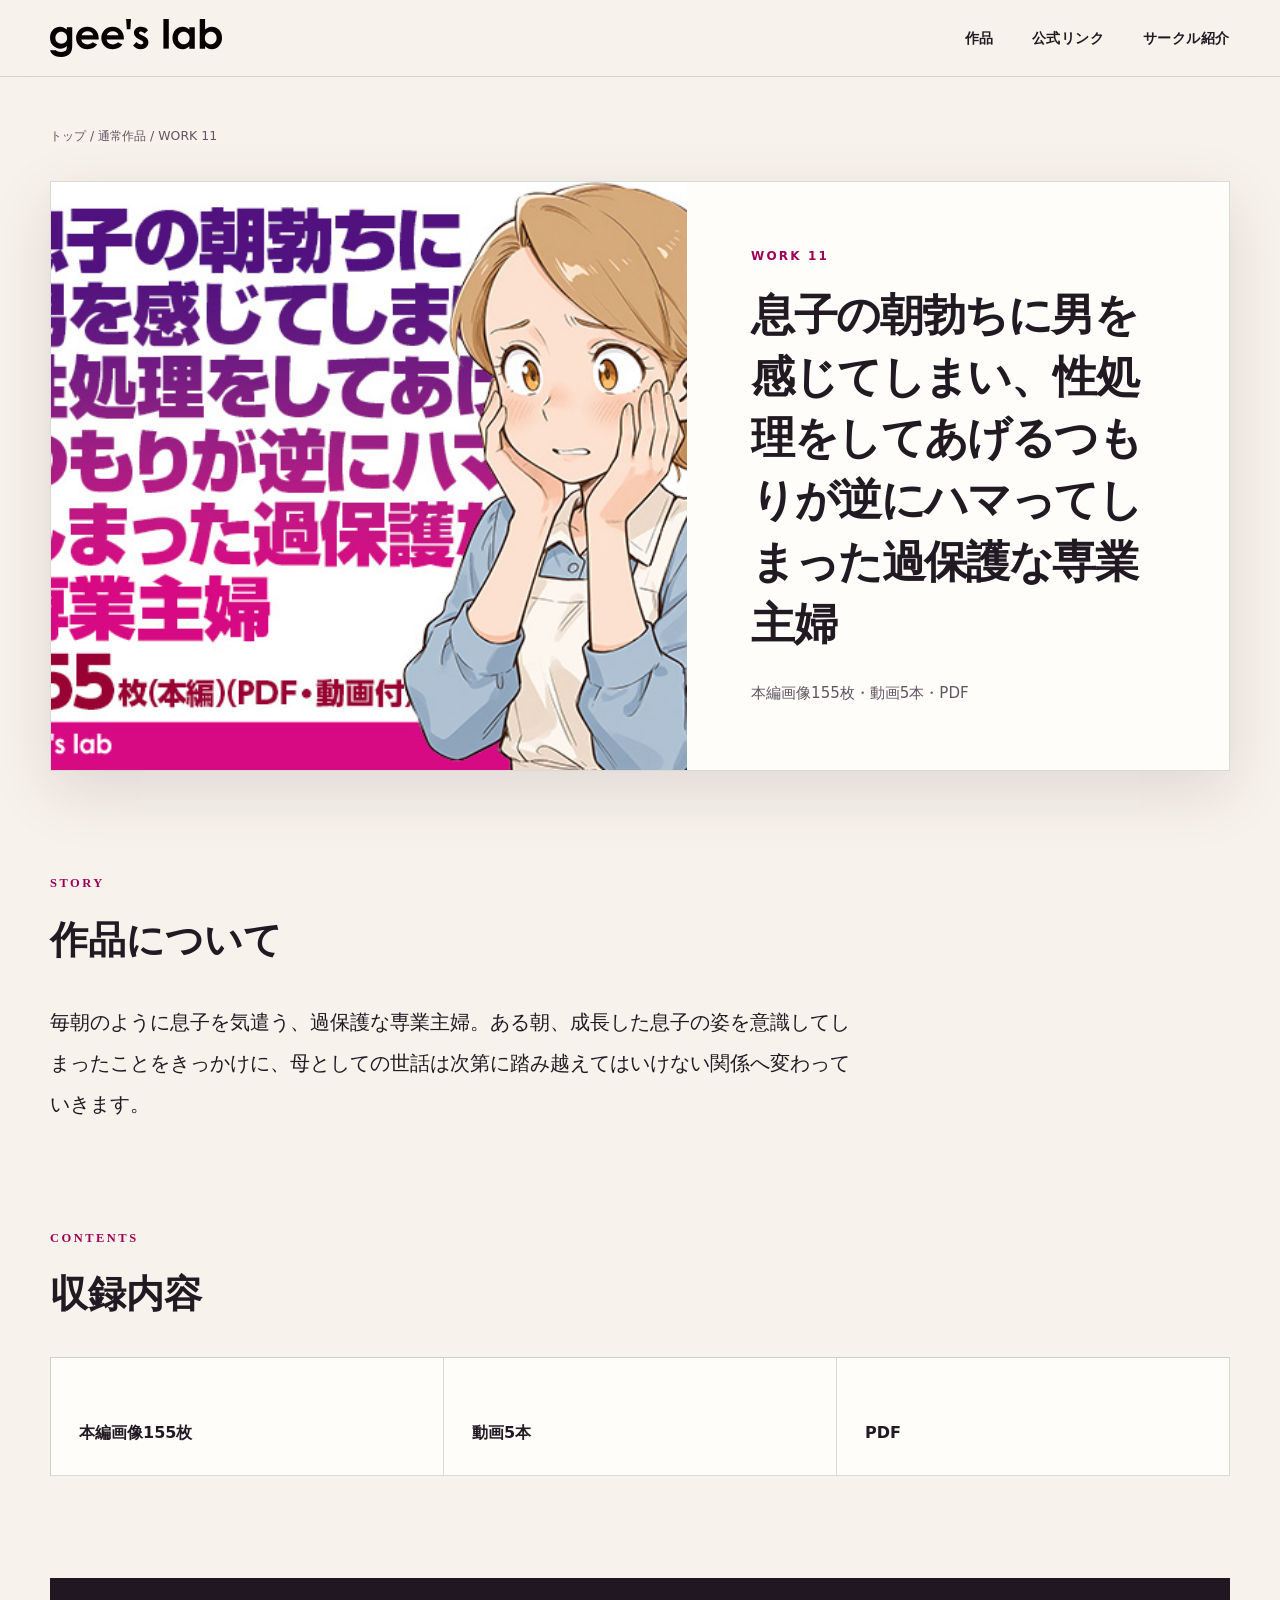
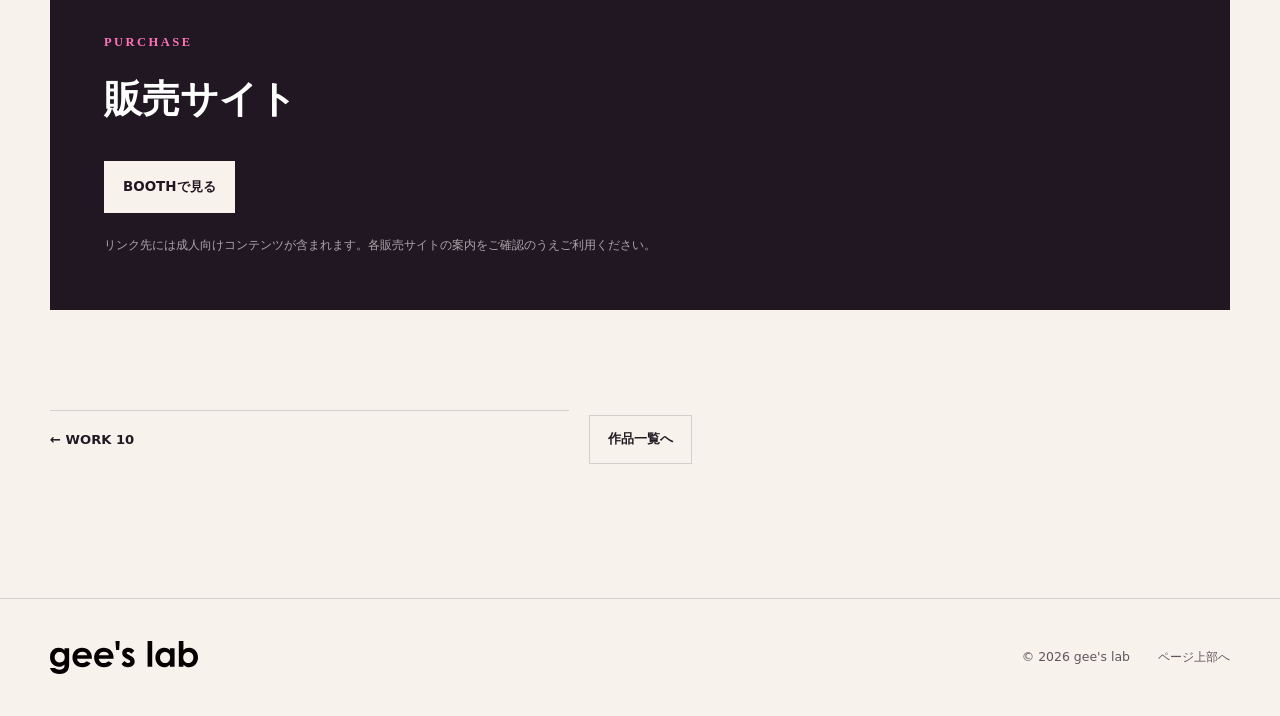
<file: works/11/index.html>
<!DOCTYPE html>
<html lang="ja">
<head>
  <meta charset="UTF-8">
  <meta name="viewport" content="width=device-width, initial-scale=1.0">
  <meta name="description" content="過保護な専業主婦が成長した息子を意識したことをきっかけに、母子の一線を越えていく作品です。">
  <meta name="theme-color" content="#f7f2eb">
  <meta property="og:title" content="息子の朝勃ちに男を感じてしまい、性処理をしてあげるつもりが逆にハマってしまった過保護な専業主婦｜gee's lab">
  <meta property="og:description" content="過保護な専業主婦が成長した息子を意識したことをきっかけに、母子の一線を越えていく作品です。">
  <meta property="og:type" content="article">
  <meta property="og:image" content="../../assets/products/11_package.jpg">
  <title>息子の朝勃ちに男を感じてしまい、性処理をしてあげるつもりが逆にハマってしまった過保護な専業主婦｜gee's lab</title>
  <link rel="icon" href="../../assets/favicon-32.png" type="image/png" sizes="32x32">
  <link rel="apple-touch-icon" href="../../assets/apple-touch-icon.png" sizes="180x180">
  <link rel="stylesheet" href="../../css/style.css?v=20261014">
  <link rel="stylesheet" href="../../css/detail.css?v=20261014">
</head>
<body>
  <a class="skip-link" href="#main">本文へ移動</a>
  <header class="site-header">
    <div class="container header-inner">
      <a class="brand" href="../../" aria-label="gee's lab トップへ"><img src="../../assets/logo_geeslab.svg" alt="gee's lab" width="188" height="42"></a>
      <nav class="nav" aria-label="メインナビゲーション">
        <a href="../../#works">作品</a>
        <a href="../../#stores">公式リンク</a>
        <a href="../../#about">サークル紹介</a>
      </nav>
    </div>
  </header>
  <main id="main" class="detail-main">
    <article id="work-detail" class="container" data-work-id="11">
      <nav class="breadcrumb" aria-label="パンくず"><a href="../../">トップ</a> / <a href="../../#works">通常作品</a> / <span id="breadcrumb-work"></span></nav>
      <section class="detail-hero">
        <div class="detail-cover"><img id="work-cover" src="../../assets/products/11_package.jpg" alt="" width="560" height="420"></div>
        <div class="detail-copy">
          <p id="work-number" class="detail-work-number"></p>
          <h1 id="work-title"></h1>
          <p id="work-summary" class="detail-summary"></p>
        </div>
      </section>
      <section class="detail-section" aria-labelledby="about-work">
        <div class="detail-section-heading"><p class="eyebrow">Story</p><h2 id="about-work">作品について</h2></div>
        <p id="work-intro" class="detail-intro"></p>
      </section>
      <section class="detail-section" aria-labelledby="included-content">
        <div class="detail-section-heading"><p class="eyebrow">Contents</p><h2 id="included-content">収録内容</h2></div>
        <ul id="contents-list" class="contents-list"></ul>
      </section>
      <section class="detail-section" aria-labelledby="purchase-title">
        <div class="purchase-panel">
          <p class="eyebrow">Purchase</p><h2 id="purchase-title">販売サイト</h2>
          <div id="purchase-links" class="purchase-links"></div>
          <p class="purchase-notice">リンク先には成人向けコンテンツが含まれます。各販売サイトの案内をご確認のうえご利用ください。</p>
        </div>
      </section>
      <nav class="work-pagination" aria-label="作品ページ移動">
        <a id="previous-work" class="previous-work" href="#"></a>
        <a class="all-works" href="../../#works">作品一覧へ</a>
        <a id="next-work" class="next-work" href="#"></a>
      </nav>
    </article>
  </main>
  <footer class="site-footer">
    <div class="container footer-inner">
      <img src="../../assets/logo_geeslab.svg" alt="gee's lab" width="148" height="33">
      <div class="footer-meta"><span>© <span id="year"></span> gee's lab</span><a href="#main">ページ上部へ</a></div>
    </div>
  </footer>
  <script src="../../js/catalog.js?v=20261111"></script>
  <script src="../../js/detail.js?v=20261014"></script>
</body>
</html>
</file>
<file: css/style.css>
:root {
  --ink: #211a23;
  --ink-soft: #5f5661;
  --paper: #f7f2eb;
  --paper-deep: #eee5da;
  --white: #fffdfa;
  --night: #211722;
  --magenta: #d80074;
  --magenta-dark: #9e0055;
  --line: rgba(33, 26, 35, 0.16);
  --max-width: 1180px;
  --shadow: 0 20px 60px rgba(51, 28, 43, 0.12);
}

* { box-sizing: border-box; }
html { scroll-behavior: smooth; }
body {
  margin: 0;
  color: var(--ink);
  background: var(--paper);
  font-family: "Noto Sans JP", "Yu Gothic", "Hiragino Kaku Gothic ProN", system-ui, sans-serif;
  line-height: 1.75;
}
body::selection { color: #fff; background: var(--magenta); }
img { display: block; max-width: 100%; }
a { color: inherit; text-decoration: none; }
a:focus-visible { outline: 3px solid var(--magenta); outline-offset: 4px; }

.skip-link {
  position: fixed;
  top: 8px;
  left: 8px;
  z-index: 100;
  padding: 10px 14px;
  color: #fff;
  background: var(--night);
  transform: translateY(-160%);
}
.skip-link:focus { transform: translateY(0); }
.container { width: min(calc(100% - 48px), var(--max-width)); margin: 0 auto; }

.site-header {
  position: sticky;
  top: 0;
  z-index: 20;
  background: rgba(247, 242, 235, 0.92);
  border-bottom: 1px solid var(--line);
  backdrop-filter: blur(16px);
}
.header-inner {
  min-height: 76px;
  display: flex;
  align-items: center;
  justify-content: space-between;
  gap: 36px;
}
.brand img { width: 172px; height: auto; }
.nav { display: flex; align-items: center; gap: clamp(18px, 3vw, 38px); font-size: 0.88rem; font-weight: 700; letter-spacing: 0.04em; }
.nav a { position: relative; padding: 8px 0; }
.nav a::after {
  content: "";
  position: absolute;
  right: 0;
  bottom: 2px;
  left: 0;
  height: 2px;
  background: var(--magenta);
  transform: scaleX(0);
  transform-origin: right;
  transition: transform 180ms ease;
}
.nav a:hover::after { transform: scaleX(1); transform-origin: left; }

.hero { overflow: hidden; background: #fff; border-bottom: 1px solid var(--line); }
.hero-image { width: 100%; height: auto; }
.eyebrow {
  margin: 0 0 12px;
  color: var(--magenta-dark);
  font-family: Georgia, "Times New Roman", serif;
  font-size: 0.78rem;
  font-weight: 700;
  letter-spacing: 0.2em;
  text-transform: uppercase;
}
.section-heading h2 {
  font-family: "Yu Mincho", "Hiragino Mincho ProN", serif;
  font-weight: 600;
  line-height: 1.22;
  letter-spacing: -0.05em;
}
.section { padding: clamp(76px, 10vw, 132px) 0; }
.section-heading { margin-bottom: 48px; }
.section-heading h2 { margin: 0; font-size: clamp(2.2rem, 4.8vw, 4.3rem); }
.section-heading > p:last-child { margin: 16px 0 0; color: var(--ink-soft); }
.heading-row { display: grid; grid-template-columns: 1fr minmax(280px, 460px); align-items: end; gap: 48px; }
.heading-row > p { margin-bottom: 6px !important; }

.product-groups { display: grid; gap: clamp(72px, 9vw, 112px); }
.product-group--lite {
  padding: clamp(24px, 4vw, 48px);
  background: linear-gradient(135deg, rgba(216, 0, 116, 0.08), rgba(255, 253, 250, 0.84));
  border: 1px solid rgba(158, 0, 85, 0.2);
}
.product-group-heading {
  margin-bottom: 28px;
  display: grid;
  grid-template-columns: 1fr minmax(260px, 420px);
  align-items: end;
  gap: 40px;
}
.series-label { margin: 0 0 6px; color: var(--magenta-dark); font-size: 0.7rem; font-weight: 800; letter-spacing: 0.18em; text-transform: uppercase; }
.product-group-heading h3 { margin: 0; font-family: "Yu Mincho", "Hiragino Mincho ProN", serif; font-size: clamp(1.75rem, 3vw, 2.7rem); font-weight: 600; line-height: 1.25; }
.product-group-heading > p { margin: 0 0 4px; color: var(--ink-soft); font-size: 0.88rem; }
.product-grid { display: grid; grid-template-columns: repeat(2, minmax(0, 1fr)); gap: 46px 28px; }
.product-card {
  min-width: 0;
  background: var(--white);
  border: 1px solid var(--line);
  box-shadow: 0 8px 30px rgba(51, 28, 43, 0.05);
  transition: transform 180ms ease, box-shadow 180ms ease;
}
.product-card:hover { transform: translateY(-5px); box-shadow: var(--shadow); }
.featured-product { grid-column: 1 / -1; display: grid; grid-template-columns: 1.28fr 1fr; }
.product-image-link { display: block; overflow: hidden; background: #fff; }
.product-image { width: 100%; aspect-ratio: 4 / 3; object-fit: cover; transition: transform 300ms ease; }
.product-image-link:hover .product-image { transform: scale(1.02); }
.product-body { padding: 28px; }
.featured-product .product-body { display: flex; flex-direction: column; justify-content: center; padding: clamp(32px, 5vw, 64px); }
.product-meta { display: flex; align-items: center; justify-content: space-between; margin-bottom: 14px; color: var(--ink-soft); font-size: 0.72rem; font-weight: 800; letter-spacing: 0.14em; }
.new-badge { padding: 3px 8px; color: #fff; background: var(--magenta); }
.product-body h3 { margin: 0; font-size: clamp(1.18rem, 2vw, 1.65rem); line-height: 1.55; }
.product-title-link:hover { color: var(--magenta-dark); }
.product-title-link:focus-visible { outline: 3px solid var(--magenta); outline-offset: 4px; }
.product-body p { margin: 12px 0 22px; color: var(--ink-soft); font-size: 0.9rem; }
.product-links { display: flex; flex-wrap: wrap; gap: 8px; }
.product-link { padding: 8px 12px; border: 1px solid var(--line); font-size: 0.78rem; font-weight: 800; transition: color 150ms ease, background 150ms ease, border-color 150ms ease; }
.product-link:hover { color: #fff; background: var(--magenta-dark); border-color: var(--magenta-dark); }
.product-detail-link { color: #fff; background: var(--magenta-dark); border-color: var(--magenta-dark); }

.stores-section { color: #fff; background: var(--night); }
.light-heading .eyebrow { color: #ff72b9; }
.light-heading > p:last-child { color: rgba(255,255,255,0.67); }
.store-grid { display: grid; grid-template-columns: repeat(3, 1fr); border-top: 1px solid rgba(255,255,255,0.22); border-left: 1px solid rgba(255,255,255,0.22); }
.store-card { min-height: 220px; padding: 28px; display: flex; flex-direction: column; border-right: 1px solid rgba(255,255,255,0.22); border-bottom: 1px solid rgba(255,255,255,0.22); transition: color 160ms ease, background 160ms ease; }
.store-card:hover { color: var(--night); background: var(--paper); }
.store-index { color: #ff72b9; font-size: 0.72rem; font-weight: 800; letter-spacing: 0.14em; }
.store-name { margin: auto 0 6px; font-family: Georgia, serif; font-size: clamp(2rem, 4vw, 3.4rem); line-height: 1; }
.store-detail { font-size: 0.82rem; font-weight: 700; }
.notice { margin: 22px 0 0; color: rgba(255,255,255,0.57); font-size: 0.78rem; }

.about-section { background: var(--paper-deep); }
.about-grid { display: grid; grid-template-columns: 0.9fr 1.1fr; gap: clamp(48px, 8vw, 110px); align-items: start; }
.about-copy { padding-top: 32px; border-top: 1px solid var(--ink); font-family: "Yu Mincho", "Hiragino Mincho ProN", serif; font-size: clamp(1.05rem, 2vw, 1.35rem); }
.about-copy p { margin: 0 0 1.4em; }
.site-footer { padding: 42px 0; background: var(--paper); border-top: 1px solid var(--line); }
.footer-inner { display: flex; align-items: center; justify-content: space-between; gap: 28px; }
.footer-inner > img { width: 148px; height: auto; }
.footer-meta { display: flex; gap: 28px; color: var(--ink-soft); font-size: 0.78rem; }
.footer-meta a:hover { color: var(--magenta-dark); }

@media (max-width: 880px) {
  .heading-row { grid-template-columns: 1fr; gap: 16px; }
  .product-group-heading { grid-template-columns: 1fr; gap: 10px; }
  .product-grid { gap: 24px; }
  .featured-product { display: block; }
  .store-grid { grid-template-columns: 1fr; }
  .store-card { min-height: 150px; }
  .about-grid { grid-template-columns: 1fr; gap: 0; }
}

@media (max-width: 620px) {
  .container { width: min(calc(100% - 30px), var(--max-width)); }
  .header-inner { min-height: 66px; }
  .brand img { width: 126px; }
  .nav { gap: 13px; font-size: 0.75rem; }
  .nav a:last-child { display: none; }
  .product-group--lite { padding: 20px; }
  .product-grid { grid-template-columns: 1fr; }
  .product-body, .featured-product .product-body { padding: 22px; }
  .footer-inner, .footer-meta { align-items: flex-start; flex-direction: column; }
  .footer-meta { gap: 8px; }
}

@media (prefers-reduced-motion: reduce) {
  html { scroll-behavior: auto; }
  *, *::before, *::after { transition-duration: 0.01ms !important; }
}
</file>
<file: css/detail.css>
.detail-main { padding: 48px 0 clamp(80px, 10vw, 132px); }
.breadcrumb { margin-bottom: 34px; color: var(--ink-soft); font-size: 0.78rem; }
.breadcrumb a:hover { color: var(--magenta-dark); }
.detail-hero {
  display: grid;
  grid-template-columns: minmax(0, 1.08fr) minmax(360px, 0.92fr);
  background: var(--white);
  border: 1px solid var(--line);
  box-shadow: var(--shadow);
}
.detail-cover { min-width: 0; background: #fff; }
.detail-cover img { width: 100%; height: 100%; min-height: 520px; object-fit: cover; }
.detail-copy { padding: clamp(36px, 5vw, 70px); display: flex; flex-direction: column; justify-content: center; }
.detail-work-number { margin: 0 0 18px; color: var(--magenta-dark); font-size: 0.75rem; font-weight: 800; letter-spacing: 0.18em; }
.detail-copy h1 { margin: 0; font-family: "Yu Mincho", "Hiragino Mincho ProN", serif; font-size: clamp(1.8rem, 3.4vw, 3.25rem); font-weight: 600; line-height: 1.42; letter-spacing: -0.035em; }
.detail-summary { margin: 24px 0 0; color: var(--ink-soft); font-size: 0.94rem; }
.detail-section { padding-top: clamp(68px, 8vw, 104px); }
.detail-section-heading { margin-bottom: 28px; }
.detail-section-heading h2 { margin: 0; font-family: "Yu Mincho", "Hiragino Mincho ProN", serif; font-size: clamp(1.8rem, 3vw, 2.8rem); font-weight: 600; }
.detail-intro { max-width: 800px; margin: 0; font-family: "Yu Mincho", "Hiragino Mincho ProN", serif; font-size: clamp(1.05rem, 2vw, 1.28rem); line-height: 2; }
.contents-list { display: grid; grid-template-columns: repeat(3, minmax(0, 1fr)); margin: 0; padding: 0; list-style: none; border-top: 1px solid var(--line); border-left: 1px solid var(--line); }
.contents-list li { min-height: 118px; padding: 28px; display: flex; align-items: end; background: var(--white); border-right: 1px solid var(--line); border-bottom: 1px solid var(--line); font-size: 1rem; font-weight: 800; }
.purchase-panel { padding: clamp(30px, 5vw, 54px); color: #fff; background: var(--night); }
.purchase-panel .eyebrow { color: #ff72b9; }
.purchase-panel h2 { margin: 0; font-family: "Yu Mincho", "Hiragino Mincho ProN", serif; font-size: clamp(1.8rem, 3vw, 2.8rem); font-weight: 600; }
.purchase-links { margin-top: 28px; display: flex; flex-wrap: wrap; gap: 12px; }
.purchase-link { padding: 13px 18px; color: var(--night); background: var(--paper); border: 1px solid transparent; font-size: 0.84rem; font-weight: 800; transition: color 150ms ease, background 150ms ease; }
.purchase-link:hover { color: #fff; background: var(--magenta); }
.purchase-notice { margin: 22px 0 0; color: rgba(255,255,255,0.62); font-size: 0.76rem; }
.work-pagination { margin-top: clamp(64px, 8vw, 100px); display: grid; grid-template-columns: 1fr auto 1fr; align-items: center; gap: 20px; }
.work-pagination a { min-width: 0; padding: 18px 0; border-top: 1px solid var(--line); font-size: 0.82rem; font-weight: 800; }
.work-pagination a:hover { color: var(--magenta-dark); }
.work-pagination .next-work { text-align: right; }
.work-pagination .all-works { padding: 12px 18px; border: 1px solid var(--line); }
.work-pagination .is-empty { visibility: hidden; }

@media (max-width: 880px) {
  .detail-hero { grid-template-columns: 1fr; }
  .detail-cover img { min-height: 0; height: auto; aspect-ratio: 4 / 3; }
  .contents-list { grid-template-columns: 1fr; }
  .contents-list li { min-height: 86px; align-items: center; }
}

@media (max-width: 620px) {
  .detail-main { padding-top: 28px; }
  .detail-copy { padding: 26px 22px 32px; }
  .work-pagination { grid-template-columns: 1fr 1fr; }
  .work-pagination .all-works { grid-column: 1 / -1; grid-row: 1; text-align: center; }
}
</file>
